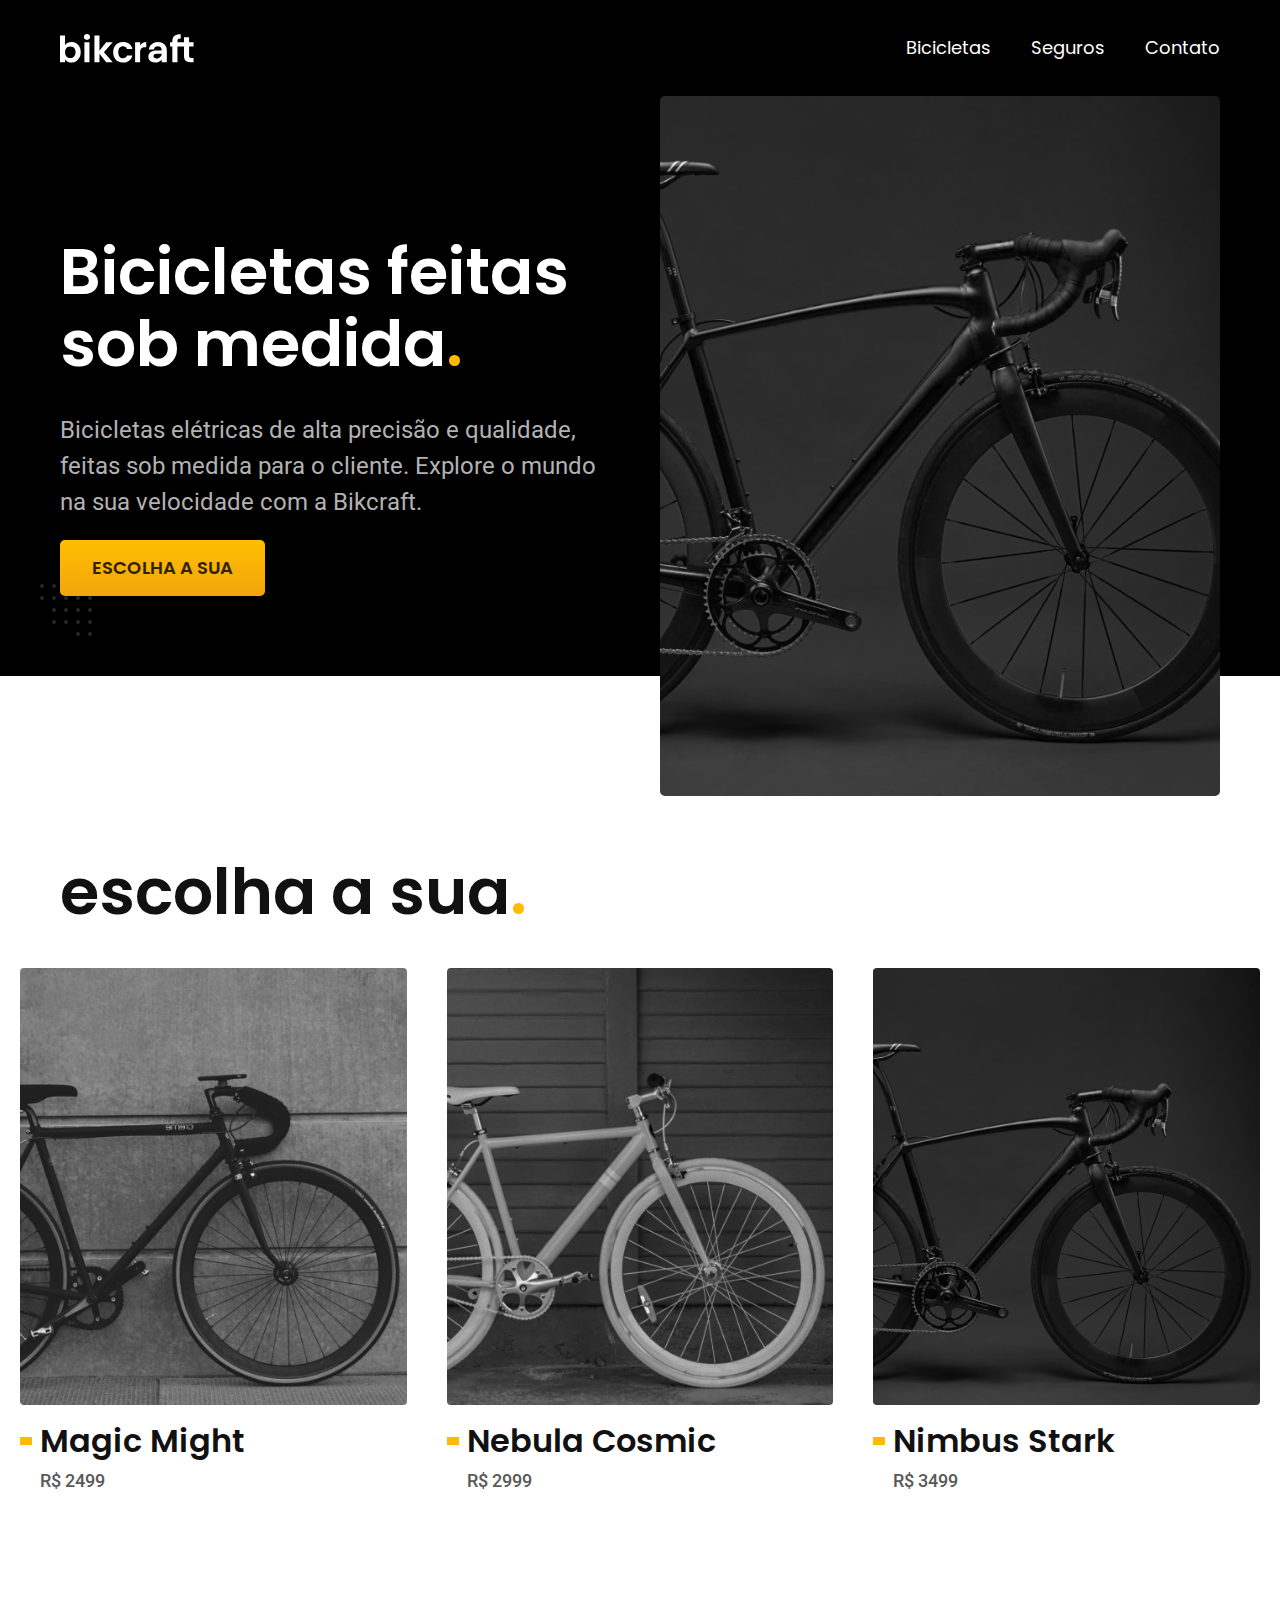
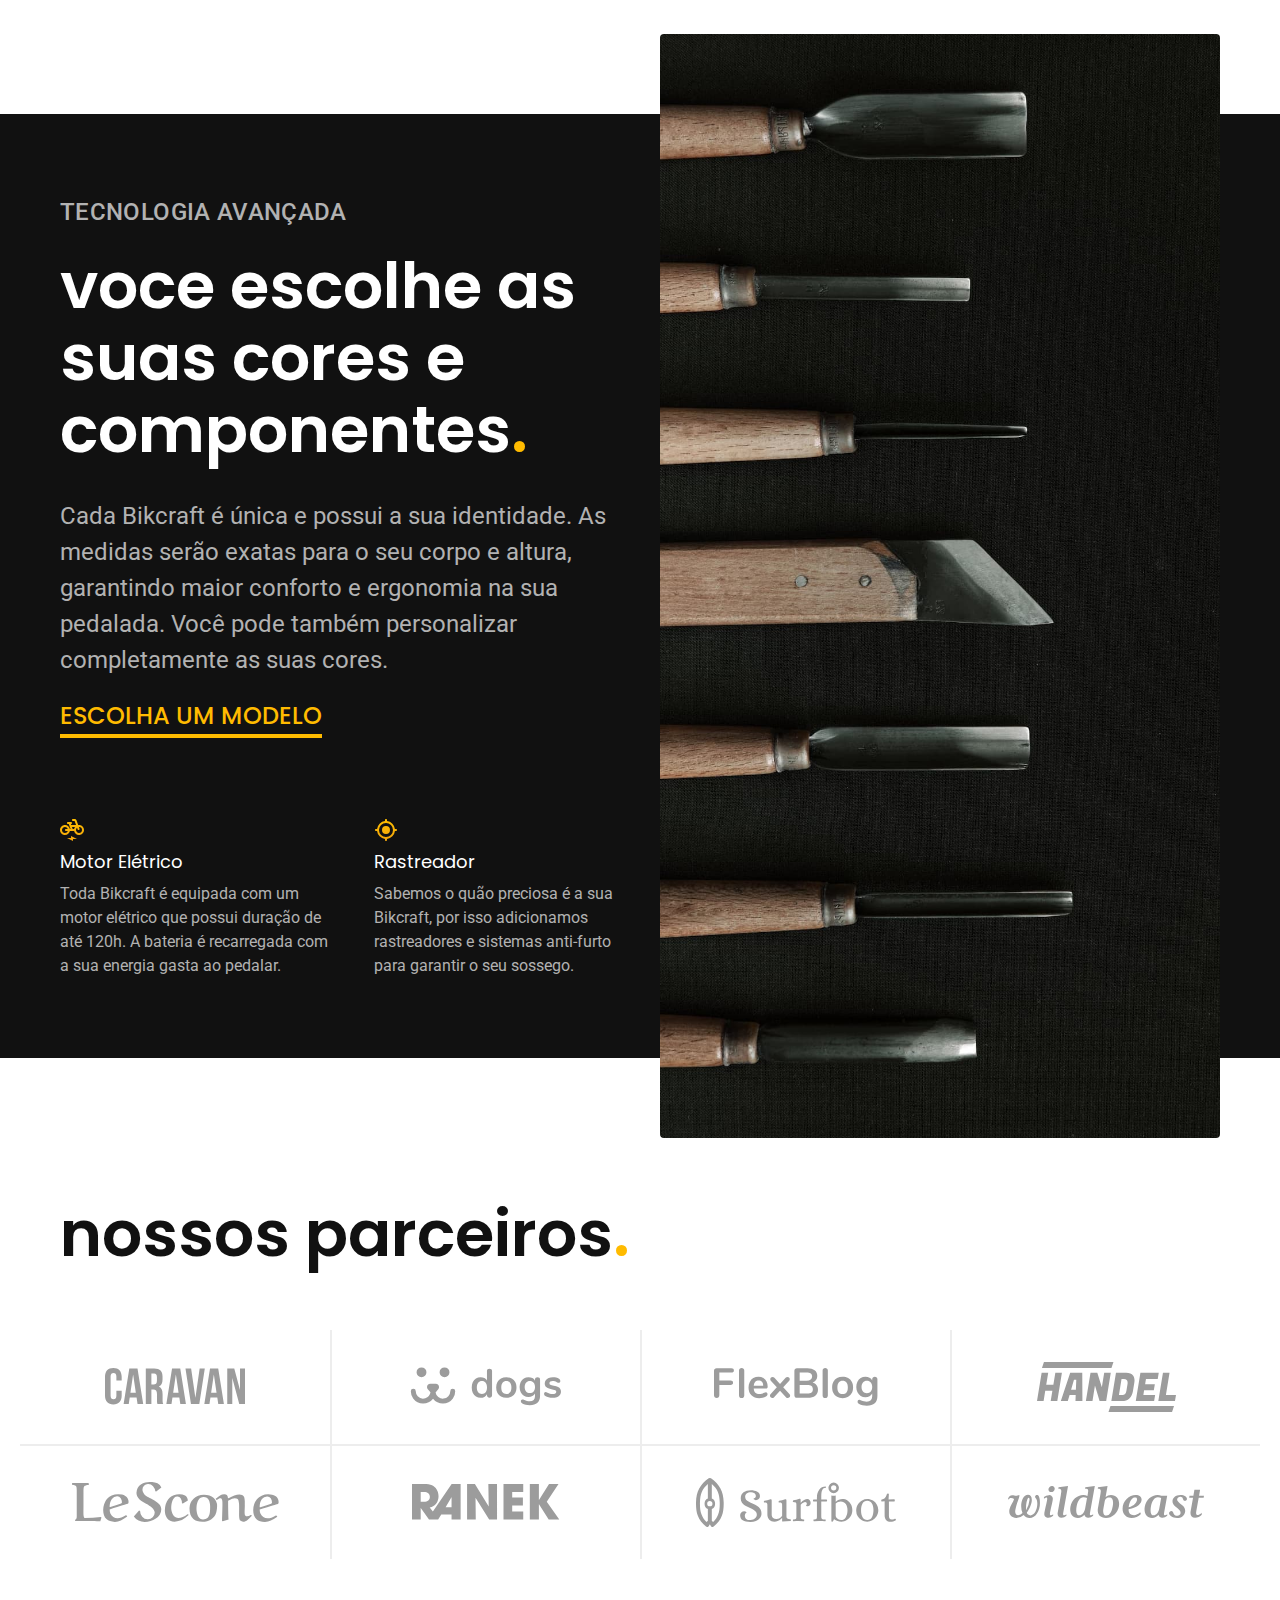
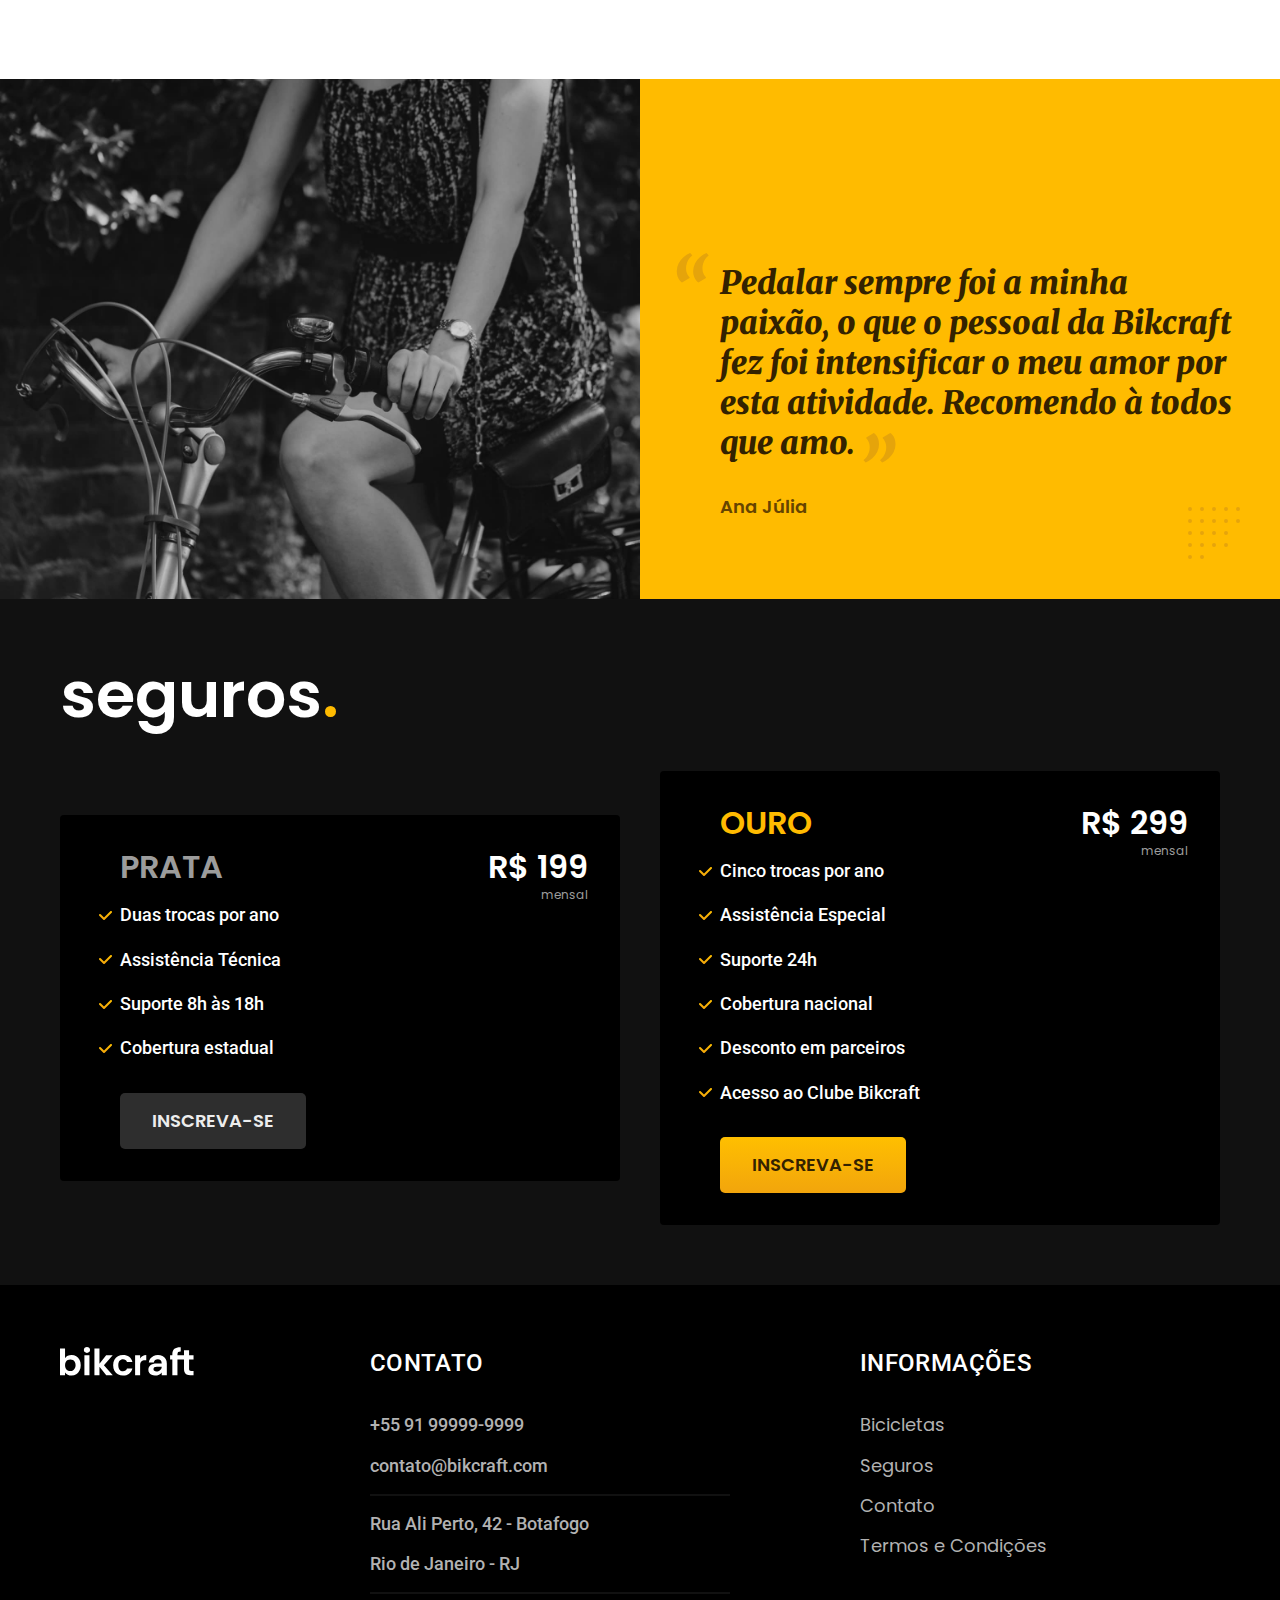
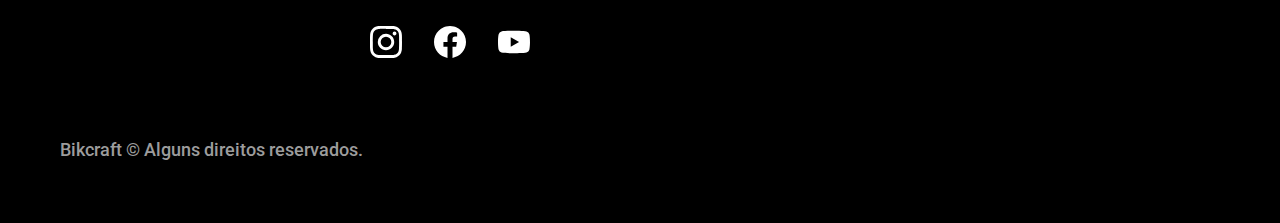
<file: index.html>
<!DOCTYPE html>
<html lang="pt-br">

<head>
  <meta charset="UTF-8">
  <meta http-equiv="X-UA-Compatible" content="IE=edge">
  <meta name="viewport" content="width=device-width, initial-scale=1.0">
  <title>Bikcraft - Bicicletas Elétricas</title>
  <meta name="description" content="Bicicletas elétricas de alta precisão e qualidade, feitas sob medida para o cliente.
  Explore o mundo na sua velocidade com a Bikcraft.">

  <link rel="icon" href="favicon.svg" type="image/svg+xml" />
  <link rel="preload" href="./css/style.min.css" as="style">
  <link rel="stylesheet" href="./css/style.min.css">
  <link rel="preconnect" href="https://fonts.googleapis.com">
  <link rel="preconnect" href="https://fonts.gstatic.com" crossorigin>
  <link href="https://fonts.googleapis.com/css2?family=Poppins:wght@400;600&family=Roboto:wght@400;500&family=
  Merriweather:ital,wght@1,900&display=swap" rel="stylesheet">
  <script>document.documentElement.classList.add("js");</script>
</head>

<body>
  <header class="header-bg">
    <div class="header container">
      <a href="./">
        <img src="./img/bikcraft.svg" width="136" height="32" alt="Bikcraft">
      </a>

      <nav id="nav" aria-label="primaria">
        <button id="btn-mobile" aria-label="Abrir Menu" aria-haspopup="true" aria-controls="menu" aria-expanded="false"><span id="hamb"></span></button>
        <ul id="menu" role="menu" class="header-menu font-1-m cor-00">
          <li><a href="./bicicletas.html">Bicicletas</a></li>
          <li><a href="./seguros.html">Seguros</a></li>
          <li><a href="./contato.html">Contato</a></li>
        </ul>
      </nav>
    </div>
  </header>

  <main class="introducao-bg">
    <div class="introducao container">
      <div class="introducao-conteudo">
        <h1 class="font-1-xxl cor-00 fadeInLeft" data-anime="200">Bicicletas feitas sob medida<span class="cor-p01">.</span></h1>
        <p class="font-2-l cor-05 fadeInLeft" data-anime="300">Bicicletas elétricas de alta precisão e qualidade, feitas sob medida para o cliente.
          Explore o mundo na sua velocidade com a Bikcraft.</p>
        <a class="botao fadeInLeft" href="./bicicletas.html" data-anime="400">Escolha a sua</a>
      </div>
      <picture class="fadeInRight" data-anime="500">
        <source media="(max-width: 800px" srcset="./img/bikes/nimbus.jpg">
        <img src="./img/fotos/img-intro.jpg" width="1280" height="1600" alt="Bicicleta Elétrica Preta">
      </picture>
    </div>
  </main>

  <article class="bicicletas-lista">
    <h2 class="container font-1-xxl fadeInLeft" data-anime="200">escolha a sua<span class="cor-p01">.</span></h2>

    <ul>
      <li class="fadeInUp" data-anime="300">
        <a href="./bicicletas/magic.html">
          <img src="./img/bikes/magic-home.jpg" width="920" height="1040" alt="Bicicleta Preta">
          <h3 class="font-1-xl">Magic Might</h3>
          <span class="font-2-m cor-08">R$ 2499</span>
        </a>
      </li>
      <li class="fadeInUp" data-anime="300">
        <a href="./bicicletas/nebula.html">
          <img src="./img/bikes/nebula-home.jpg" width="920" height="1040" alt="Bicicleta Preta">
          <h3 class="font-1-xl">Nebula Cosmic</h3>
          <span class="font-2-m cor-08">R$ 2999</span>
        </a>
      </li>
      <li class="fadeInUp" data-anime="300">
        <a href="./bicicletas/nimbus.html">
          <img src="./img/bikes/nimbus-home.jpg" width="920" height="1040" alt="Bicicleta Preta">
          <h3 class="font-1-xl">Nimbus Stark</h3>
          <span class="font-2-m cor-08">R$ 3499</span>
        </a>
      </li>
    </ul>
  </article>

  <article class="tecnologia-bg">
    <div class="tecnologia container">
      <div class="tecnologia-conteudo">
        <span class="font-2-l-b cor-05">Tecnologia Avançada</span>
        <h2 class="font-1-xxl cor-00">voce escolhe as suas cores e componentes<span class="cor-p01">.</span></h2>
        <p class="font-2-l cor-05">Cada Bikcraft é única e possui a sua identidade. As medidas serão exatas para o seu
          corpo e altura, garantindo maior conforto e ergonomia na sua pedalada. Você pode também personalizar
          completamente as suas cores.</p>
        <a class="link" href="./bicicletas.html">Escolha um modelo</a>

        <div class="tecnologia-vantagens">
          <div>
            <img src="./img/icones/eletrica.svg" width="24" height="24" alt="">
            <h3 class="font-1-m cor-00">Motor Elétrico</h3>
            <p class="font-2-s cor-05">Toda Bikcraft é equipada com um motor elétrico que possui duração de até 120h.
              A bateria é recarregada com a sua energia gasta ao pedalar.</p>
          </div>
          <div>
            <img src="./img/icones/rastreador.svg" width="24" height="24" alt="">
            <h3 class="font-1-m cor-00">Rastreador</h3>
            <p class="font-2-s cor-05">Sabemos o quão preciosa é a sua Bikcraft, por isso adicionamos rastreadores e
              sistemas anti-furto para garantir o seu sossego.</p>
          </div>
        </div>

      </div>

      <div class="tecnologia-imagem">
        <img src="./img/fotos/diferencial.jpg" width="1200" height="1920" alt="">
      </div>

    </div>
  </article>

  <section class="parceiros" aria-label="Nossos Parceiros">
    <h2 class="container font-1-xxl">nossos parceiros<span class="cor-p01">.</span></h2>

    <ul>
      <li><img src="./img/parceiros/caravan.svg" width="140" height="38" alt="Caravan"></li>
      <li><img src="./img/parceiros/dogs.svg" width="152" height="39" alt="Dogs"></li>
      <li><img src="./img/parceiros/flexblog.svg" width="164" height="38" alt="Flexblog"></li>
      <li><img src="./img/parceiros/handel.svg" width="139" height="50" alt="Handel"></li>
      <li><img src="./img/parceiros/lescone.svg" width="208" height="41" alt="Lescone"></li>
      <li><img src="./img/parceiros/ranek.svg" width="148" height="36" alt="Ranek"></li>
      <li><img src="./img/parceiros/surfbot.svg" width="200" height="49" alt="Surfbot"></li>
      <li><img src="./img/parceiros/wildbeast.svg" width="196" height="34" alt="Wildbeast"></li>
    </ul>

  </section>

  <section class="depoimento" aria-label="Depoimento">
    <div>
      <img src="./img/fotos/depoimento.jpg" width="1560" height="1360" alt="Pessoa pedalando uma bicicleta Bikcraft">
    </div>
    <div class="depoimento-conteudo">
      <blockquote class="font-1-xl cor-p05">
        <p>Pedalar sempre foi a minha paixão, o que o pessoal da Bikcraft fez foi intensificar o meu amor por esta
          atividade. Recomendo à todos que amo.</p>
      </blockquote>
      <span class="font-1-m-b cor-p04">Ana Júlia</span>
    </div>
  </section>

  <article class="seguros-bg">
    <div class="seguros container">
      <h2 class="font-1-xxl cor-00">seguros<span class="cor-p01">.</span></h2>
      <div class="seguros-item">
        <h3 class="font-1-xl cor-06">PRATA</h3>
        <span class="font-1-xl cor-00">R$ 199 <span class="font-1-xs cor-06">mensal</span></span>
        <ul class="font-2-m cor-00">
          <li>Duas trocas por ano</li>
          <li>Assistência Técnica</li>
          <li>Suporte 8h às 18h</li>
          <li>Cobertura estadual</li>
        </ul>
        <a class="botao secundario" href="./orcamento.html">Inscreva-se</a>
      </div>

      <div class="seguros-item">
        <h3 class="font-1-xl cor-p01">OURO</h3>
        <span class="font-1-xl cor-00">R$ 299 <span class="font-1-xs cor-06">mensal</span></span>
        <ul class="font-2-m cor-00">
          <li>Cinco trocas por ano</li>
          <li>Assistência Especial</li>
          <li>Suporte 24h</li>
          <li>Cobertura nacional</li>
          <li>Desconto em parceiros</li>
          <li>Acesso ao Clube Bikcraft</li>
        </ul>
        <a class="botao" href="./orcamento.html">Inscreva-se</a>
      </div>

    </div>
  </article>

  <footer class="footer-bg">
    <div class="footer container">
      <img src="./img/bikcraft.svg" width="136" height="32" alt="Bikcraft">
      <div class="footer-contato">
        <h3 class="font-2-l-b cor-00">Contato</h3>
        <ul class="font-2-m cor-05">
          <li><a href="tel:+5591999999999">+55 91 99999-9999</a></li>
          <li><a href="mailto:contato@bikcraft.com">contato@bikcraft.com</a></li>
          <li>Rua Ali Perto, 42 - Botafogo</li>
          <li>Rio de Janeiro - RJ</li>
        </ul>
        <div class="footer-redes">
          <a href="https://www.instagram.com/origamid">
            <img src="./img/redes/instagram.svg" width="32" height="32" alt="instagram">
          </a>
          <a href="https://www.facebook.com/origamid">
            <img src="./img/redes/facebook.svg" width="32" height="32" alt="facebook">
          </a>
          <a href="https://www.youtube.com/origamid">
            <img src="./img/redes/youtube.svg" width="32" height="32" alt="youtube">
          </a>
        </div>
      </div>
      <div class="footer-informacoes">
        <h3 class="font-2-l-b cor-00">Informações</h3>
        <nav>
          <ul class="font-1-m cor-05">
            <li><a href="./bicicletas.html">Bicicletas</a></li>
            <li><a href="./seguros.html">Seguros</a></li>
            <li><a href="./contato.html">Contato</a></li>
            <li><a href="./termos.html">Termos e Condições</a></li>
          </ul>
        </nav>
      </div>
      <p class="footer-copy font-2-m cor-06">Bikcraft © Alguns direitos reservados.</p>
    </div>
  </footer>
  <script src="./js/plugins/simple-anime.js"></script>
  <script src="./js/script.js"></script>
</body>

</html>
</file>
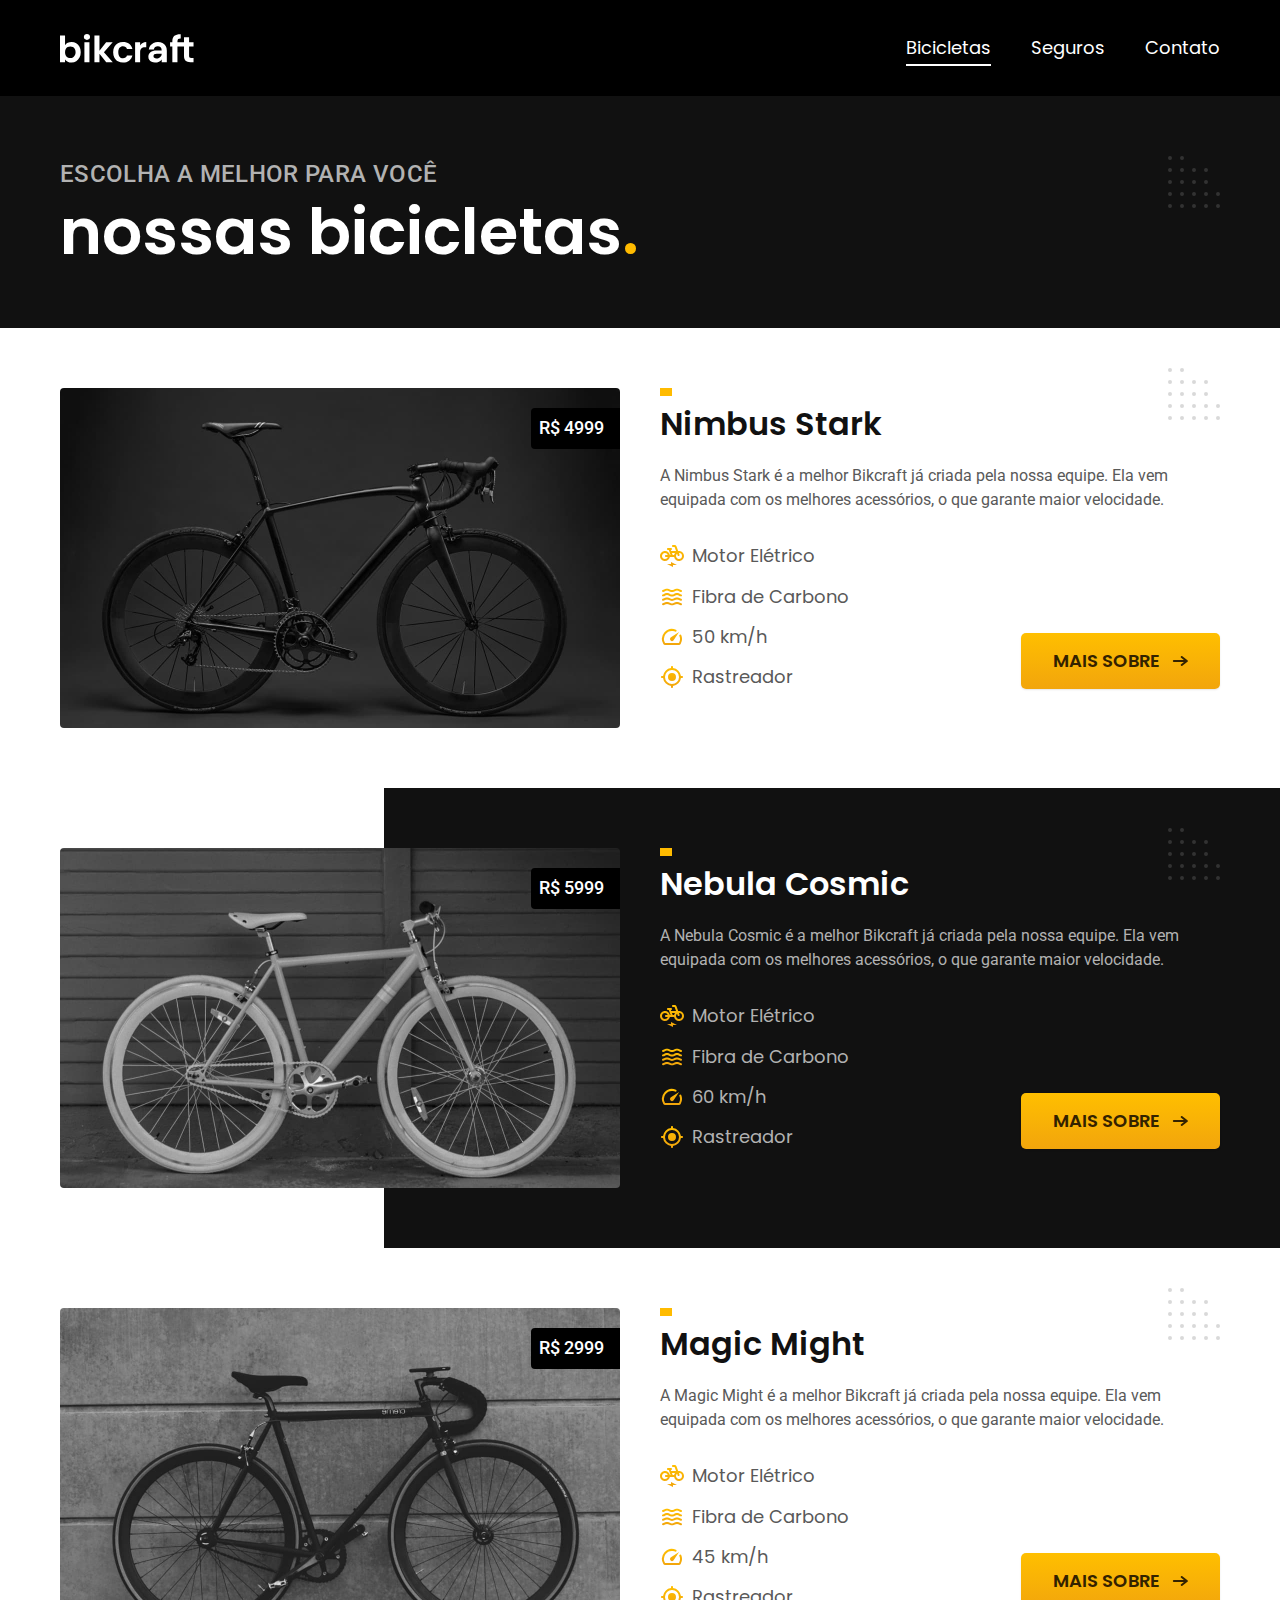
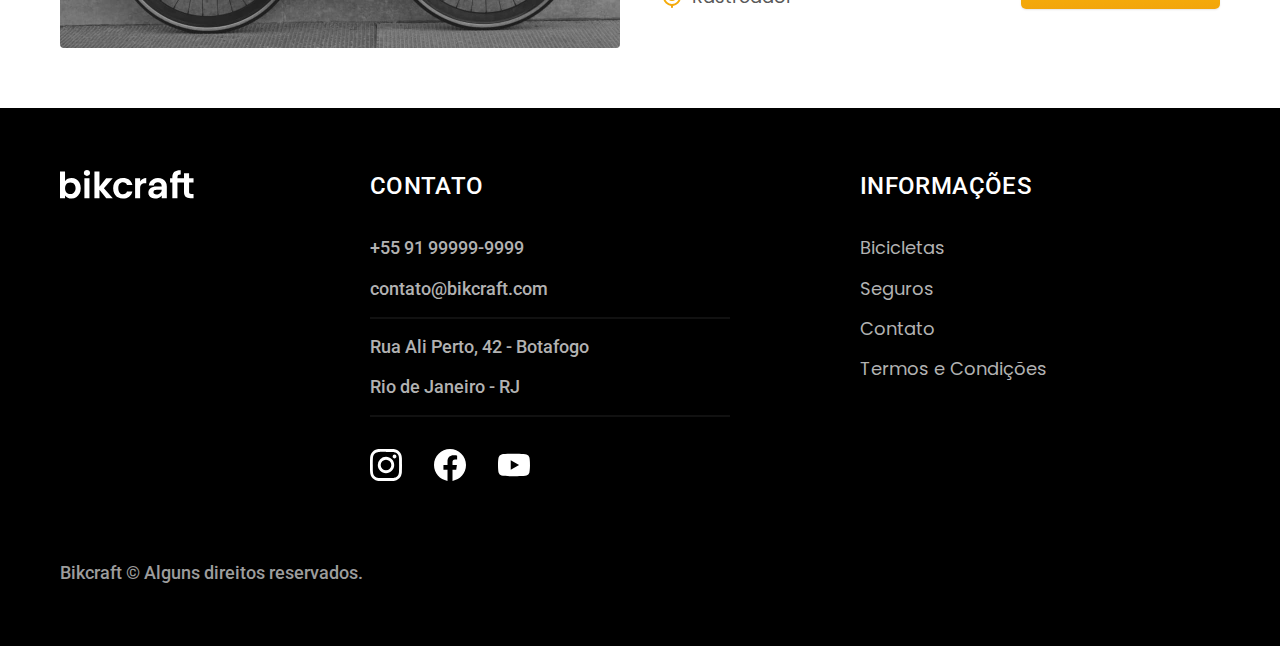
<file: bicicletas.html>
<!DOCTYPE html>
<html lang="pt-br">

<head>
  <meta charset="UTF-8">
  <meta http-equiv="X-UA-Compatible" content="IE=edge">
  <meta name="viewport" content="width=device-width, initial-scale=1.0">
  <title>Bicicletas | Bikcraft</title>
  <meta name="description" content="Bicicletas">
  <link rel="icon" href="favicon.svg" type="image/svg+xml" />
  <link rel="preload" href="./css/style.min.css" as="style">
  <link rel="stylesheet" href="./css/style.min.css">

  <link rel="preconnect" href="https://fonts.googleapis.com">
  <link rel="preconnect" href="https://fonts.gstatic.com" crossorigin>
  <link href="https://fonts.googleapis.com/css2?family=Poppins:wght@400;600&family=Roboto:wght@400;500&family=
  Merriweather:ital,wght@1,900&display=swap" rel="stylesheet">
  <script>document.documentElement.classList.add("js")</script>
</head>

<body id="bicicletas">
  <header class="header-bg">
    <div class="header container">
      <a href="./">
        <img src="./img/bikcraft.svg" width="136" height="32" alt="Bikcraft">
      </a>
      <nav id="nav" aria-label="primaria">
        <button id="btn-mobile" aria-label="Abrir Menu" aria-haspopup="true" aria-controls="menu" aria-expanded="false"><span id="hamb"></span></button>
        <ul id="menu" role="menu" class="header-menu font-1-m cor-00">
          <li><a href="./bicicletas.html">Bicicletas</a></li>
          <li><a href="./seguros.html">Seguros</a></li>
          <li><a href="./contato.html">Contato</a></li>
        </ul>
      </nav>
    </div>
  </header>

  <main>
    <div class="titulo-bg">
      <div class="titulo container">
        <p class="font-2-l-b cor-05 fadeInLeft" data-anime="100">Escolha a melhor para você</p>
        <h1 class="font-1-xxl cor-00 fadeInLeft" data-anime="200">nossas bicicletas<span class="cor-p01">.</span></h1>
      </div>
    </div>

    <div class="bicicletas container">
      <div class="bicicletas-imagem fadeInLeft" data-anime="300">
        <img src="./img/bikes/nimbus.jpg" width="1120" height="680" alt="Bicicleta Preta">
        <span class="font-2-m cor-00">R$ 4999</span>
      </div>
      <div class="bicicletas-conteudo fadeInRight" data-anime="350">
        <h2 class="font-1-xl">Nimbus Stark</h2>
        <p class="font-2-s cor-08">A Nimbus Stark é a melhor Bikcraft já criada pela nossa equipe. Ela vem equipada com os melhores acessórios, o que garante maior velocidade.</p>
        <ul class="font-1-m cor-08">
          <li>
            <img src="./img/icones/eletrica.svg" width="24" height="24" alt="">
            Motor Elétrico
          </li>
          <li>
            <img src="./img/icones/carbono.svg" width="24" height="24" alt="">
            Fibra de Carbono
          </li>
          <li>
            <img src="./img/icones/velocidade.svg" width="24" height="24" alt="">
            50 km/h
          </li>
          <li>
            <img src="./img/icones/rastreador.svg" width="24" height="24" alt="">
            Rastreador
          </li>
        </ul>
        <a class="botao seta" href="./bicicletas/nimbus.html">Mais Sobre</a>
      </div>
    </div>

    <div class="bicicletas-bg">
      <div class="bicicletas container">
        <div class="bicicletas-imagem fadeInLeft" data-anime="300">
          <img src="./img/bikes/nebula.jpg" width="1120" height="680" alt="Bicicleta Preta">
          <span class="font-2-m cor-00">R$ 5999</span>
        </div>
        <div class="bicicletas-conteudo fadeInRight" data-anime="350">
          <h2 class="font-1-xl cor-00">Nebula Cosmic</h2>
          <p class="font-2-s cor-05">A Nebula Cosmic é a melhor Bikcraft já criada pela nossa equipe. Ela vem equipada com os melhores acessórios, o que garante maior velocidade.</p>
          <ul class="font-1-m cor-05">
            <li>
              <img src="./img/icones/eletrica.svg" width="24" height="24" alt="">
              Motor Elétrico
            </li>
            <li>
              <img src="./img/icones/carbono.svg" width="24" height="24" alt="">
              Fibra de Carbono
            </li>
            <li>
              <img src="./img/icones/velocidade.svg" width="24" height="24" alt="">
              60 km/h
            </li>
            <li>
              <img src="./img/icones/rastreador.svg" width="24" height="24" alt="">
              Rastreador
            </li>
          </ul>
          <a class="botao seta" href="./bicicletas/nebula.html">Mais Sobre</a>
        </div>
      </div>
    </div>

    <div class="bicicletas container">
      <div class="bicicletas-imagem fadeInLeft" data-anime="300">
        <img src="./img/bikes/magic.jpg" width="1120" height="680" alt="Bicicleta Preta">
        <span class="font-2-m cor-00">R$ 2999</span>
      </div>
      <div class="bicicletas-conteudo fadeInRight" data-anime="350">
        <h2 class="font-1-xl">Magic Might</h2>
        <p class="font-2-s cor-08">A Magic Might é a melhor Bikcraft já criada pela nossa equipe. Ela vem equipada com os melhores acessórios, o que garante maior velocidade.</p>
        <ul class="font-1-m cor-08">
          <li>
            <img src="./img/icones/eletrica.svg" width="24" height="24" alt="">
            Motor Elétrico
          </li>
          <li>
            <img src="./img/icones/carbono.svg" width="24" height="24" alt="">
            Fibra de Carbono
          </li>
          <li>
            <img src="./img/icones/velocidade.svg" width="24" height="24" alt="">
            45 km/h
          </li>
          <li>
            <img src="./img/icones/rastreador.svg" width="24" height="24" alt="">
            Rastreador
          </li>
        </ul>
        <a class="botao seta" href="./bicicletas/magic.html">Mais Sobre</a>
      </div>
    </div>

  </main>

  <footer class="footer-bg">
    <div class="footer container">
      <img src="./img/bikcraft.svg" width="136" height="32" alt="Bikcraft">
      <div class="footer-contato">
        <h3 class="font-2-l-b cor-00">Contato</h3>
        <ul class="font-2-m cor-05">
          <li><a href="tel:+5591999999999">+55 91 99999-9999</a></li>
          <li><a href="mailto:contato@bikcraft.com">contato@bikcraft.com</a></li>
          <li>Rua Ali Perto, 42 - Botafogo</li>
          <li>Rio de Janeiro - RJ</li>
        </ul>
        <div class="footer-redes">
          <a href="https://www.instagram.com/origamid">
            <img src="./img/redes/instagram.svg" width="32" height="32" alt="instagram">
          </a>
          <a href="https://www.facebook.com/origamid">
            <img src="./img/redes/facebook.svg" width="32" height="32" alt="facebook">
          </a>
          <a href="https://www.youtube.com/origamid">
            <img src="./img/redes/youtube.svg" width="32" height="32" alt="youtube">
          </a>
        </div>
      </div>
      <div class="footer-informacoes">
        <h3 class="font-2-l-b cor-00">Informações</h3>
        <nav>
          <ul class="font-1-m cor-05">
            <li><a href="./bicicletas.html">Bicicletas</a></li>
            <li><a href="./seguros.html">Seguros</a></li>
            <li><a href="./contato.html">Contato</a></li>
            <li><a href="./termos.html">Termos e Condições</a></li>
          </ul>
        </nav>
      </div>
      <p class="footer-copy font-2-m cor-06">Bikcraft © Alguns direitos reservados.</p>
    </div>
  </footer>
  <script src="./js/plugins/simple-anime.js"></script>
  <script src="./js/script.js"></script>
</body>

</html>
</file>
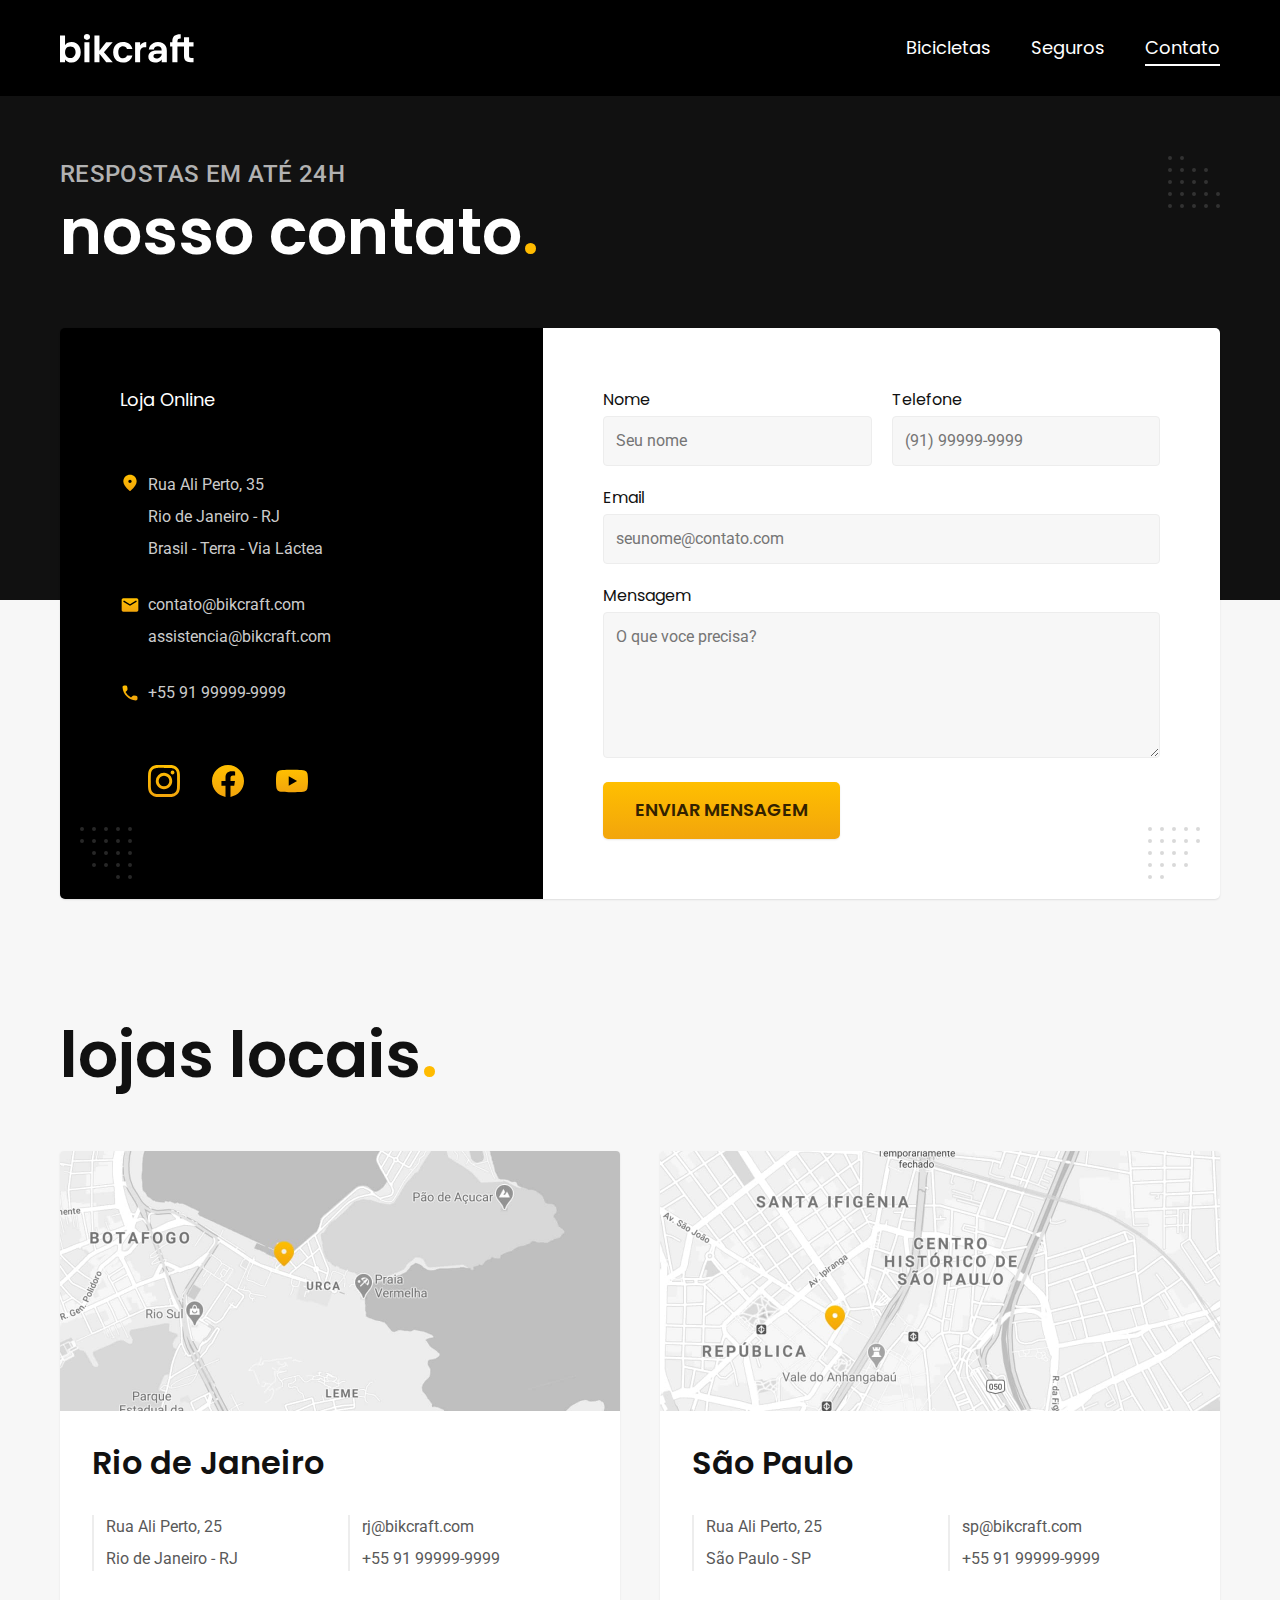
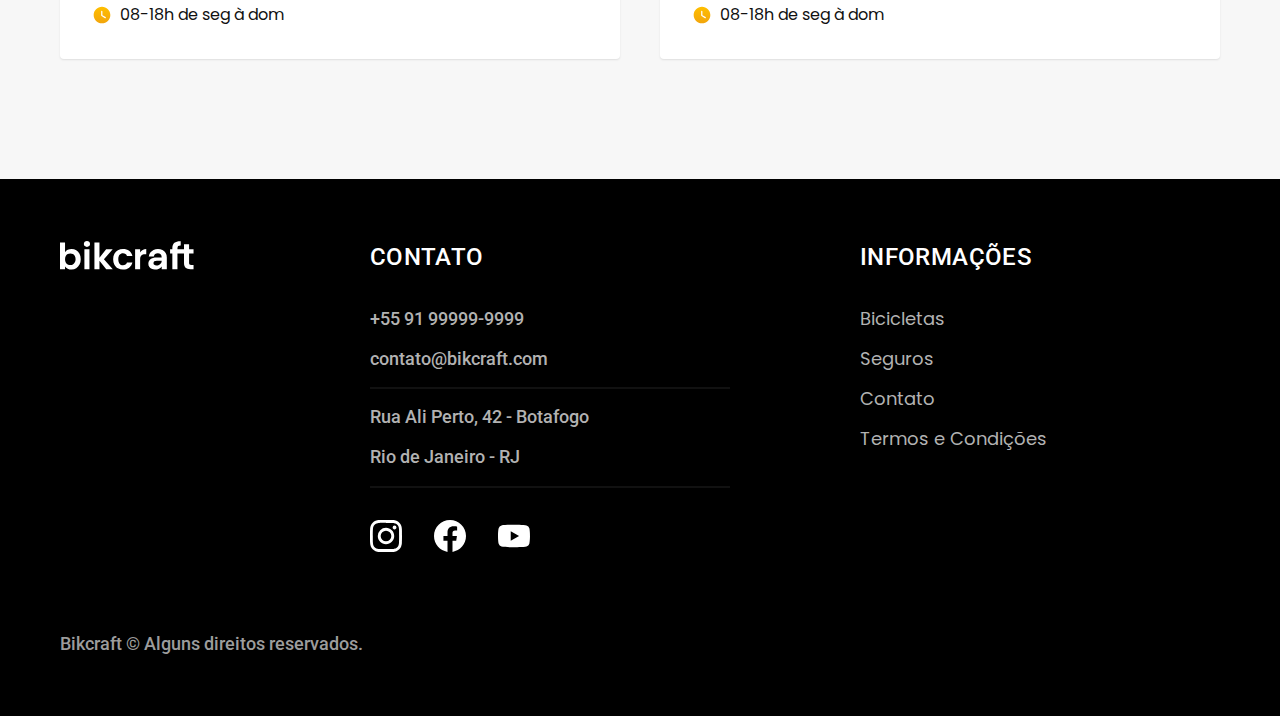
<file: contato.html>
<!DOCTYPE html>
<html lang="pt-br">

<head>
  <meta charset="UTF-8">
  <meta http-equiv="X-UA-Compatible" content="IE=edge">
  <meta name="viewport" content="width=device-width, initial-scale=1.0">
  <title>Contato | Bikcraft</title>
  <meta name="description" content="Contato">
  <link rel="shortcut icon" href="favicon.svg" type="image/x-icon" />
  <link rel="icon" href="favicon.svg" type="image/svg+xml" />
  <link rel="preload" href="./css/style.min.css" as="style">
  <link rel="stylesheet" href="./css/style.min.css">

  <link rel="preconnect" href="https://fonts.googleapis.com">
  <link rel="preconnect" href="https://fonts.gstatic.com" crossorigin>
  <link href="https://fonts.googleapis.com/css2?family=Poppins:wght@400;600&family=Roboto:wght@400;500&family=
  Merriweather:ital,wght@1,900&display=swap" rel="stylesheet">
  <script>document.documentElement.classList.add("js")</script>
</head>

<body id="contato">
  <header class="header-bg">
    <div class="header container">
      <a href="./">
        <img src="./img/bikcraft.svg" width="136" height="32" alt="Bikcraft">
      </a>
      <nav id="nav" aria-label="primaria">
        <button id="btn-mobile" aria-label="Abrir Menu" aria-haspopup="true" aria-controls="menu" aria-expanded="false"><span id="hamb"></span></button>
        <ul id="menu" role="menu" class="header-menu font-1-m cor-00">
          <li><a href="./bicicletas.html">Bicicletas</a></li>
          <li><a href="./seguros.html">Seguros</a></li>
          <li><a href="./contato.html">Contato</a></li>
        </ul>
      </nav>
    </div>
  </header>

  <main>
    <div class="titulo-bg">
      <div class="titulo container">
        <p class="font-2-l-b cor-05 fadeInLeft" data-anime="100">Respostas em até 24h</p>
        <h1 class="font-1-xxl cor-00 fadeInLeft" data-anime="200">nosso contato<span class="cor-p01">.</span></h1>
      </div>
    </div>

    <div class="contato container fadeInDown" data-anime="300">
      <section class="contato-dados" aria-label="Endereço">
        <h2 class="font-1-m cor-00">Loja Online</h2>
        <div class="contato-endereco font-2-s cor-04">
          <p>Rua Ali Perto, 35</p>
          <p>Rio de Janeiro - RJ</p>
          <p>Brasil - Terra - Via Láctea</p>
        </div>
        <address class="contato-meios font-2-s cor-04">
          <a href="mailto:contato@bikcraft.com">contato@bikcraft.com</a>
          <a href="mailto:assistencia@bikcraft.com">assistencia@bikcraft.com</a>
          <a href="tel:+5591999999999">+55 91 99999-9999</a>
        </address>
        <div class="contato-redes">
          <a href="./">
            <img src="./img/redes/instagram-g.svg" width="32" height="32" alt="">
          </a>
          <a href="./">
            <img src="./img/redes/facebook-g.svg" width="32" height="32" alt="">
          </a>
          <a href="./">
            <img src="./img/redes/youtube-g.svg" width="32" height="32" alt="">
          </a>
        </div>
      </section>
      <section class="contato-formulario" aria-label="Formulário">
        <form class="form" action="./contato.html">
          <div>
            <label for=" nome">Nome</label>
            <input type="text" id="nome" name="nome" placeholder="Seu nome">
          </div>
          <div>
            <label for="telefone">Telefone</label>
            <input type="text" id="telefone" name="telefone" placeholder="(91) 99999-9999">
          </div>
          <div class="col-2">
            <label for="email">Email</label>
            <input type="email" id="email" name="email" placeholder="seunome@contato.com">
          </div>
          <div class="col-2">
            <label for="mensagem">Mensagem</label>
            <textarea rows="5" id="mensagem" name="mensagem" placeholder="O que voce precisa?"></textarea>
          </div>
          <button class="botao col-2">Enviar Mensagem</button>
        </form>
      </section>
    </div>

  </main>

  <article class="lojas container">
    <h2 class="font-1-xxl">lojas locais<span class="cor-p01">.</span></h2>
    <div class="lojas-item">
      <img src="./img/lojas/rj.jpg" width="1120" height="520" alt="Mapa marcando o endereço em rua Ali Perto, 25 - Rio de Janeiro - RJ">
      <div class="lojas-conteudo">
        <h3 class="font-1-xl">Rio de Janeiro</h3>
        <div class="lojas-dados font-2-s cor-08">
          <p>Rua Ali Perto, 25</p>
          <p>Rio de Janeiro - RJ</p>
        </div>
        <div class="lojas-dados font-2-s cor-08">
          <a href="mailto:rj@bikcraft.com">rj@bikcraft.com</a>
          <a href="tel:+5591999999999">+55 91 99999-9999</a>
        </div>
        <p class="lojas-tempo font-1-s"><img src="./img/icones/horario.svg" width="20" height="20" alt="">08-18h de seg à dom</p>
      </div>
    </div>

    <div class="lojas-item">
      <img src="./img/lojas/sp.jpg" width="1120" height="520" alt="Mapa marcando o endereço em rua Ali Perto, 25 - Rio de Janeiro - SP">
      <div class="lojas-conteudo">
        <h3 class="font-1-xl">São Paulo</h3>
        <div class="lojas-dados font-2-s cor-08">
          <p>Rua Ali Perto, 25</p>
          <p>São Paulo - SP</p>
        </div>
        <div class="lojas-dados font-2-s cor-08">
          <a href="mailto:sp@bikcraft.com">sp@bikcraft.com</a>
          <a href="tel:+5591999999999">+55 91 99999-9999</a>
        </div>
        <p class="lojas-tempo font-1-s"><img src="./img/icones/horario.svg" width="20" height="20" alt="">08-18h de seg à dom</p>
      </div>
    </div>
  </article>

  <footer class="footer-bg">
    <div class="footer container">
      <img src="./img/bikcraft.svg" width="136" height="32" alt="Bikcraft">
      <div class="footer-contato">
        <h3 class="font-2-l-b cor-00">Contato</h3>
        <ul class="font-2-m cor-05">
          <li><a href="tel:+5591999999999">+55 91 99999-9999</a></li>
          <li><a href="mailto:contato@bikcraft.com">contato@bikcraft.com</a></li>
          <li>Rua Ali Perto, 42 - Botafogo</li>
          <li>Rio de Janeiro - RJ</li>
        </ul>
        <div class="footer-redes">
          <a href="https://www.instagram.com/origamid">
            <img src="./img/redes/instagram.svg" width="32" height="32" alt="instagram">
          </a>
          <a href="https://www.facebook.com/origamid">
            <img src="./img/redes/facebook.svg" width="32" height="32" alt="facebook">
          </a>
          <a href="https://www.youtube.com/origamid">
            <img src="./img/redes/youtube.svg" width="32" height="32" alt="youtube">
          </a>
        </div>
      </div>
      <div class="footer-informacoes">
        <h3 class="font-2-l-b cor-00">Informações</h3>
        <nav>
          <ul class="font-1-m cor-05">
            <li><a href="./bicicletas.html">Bicicletas</a></li>
            <li><a href="./seguros.html">Seguros</a></li>
            <li><a href="./contato.html">Contato</a></li>
            <li><a href="./termos.html">Termos e Condições</a></li>
          </ul>
        </nav>
      </div>
      <p class="footer-copy font-2-m cor-06">Bikcraft © Alguns direitos reservados.</p>
    </div>
  </footer>
  <script src="./js/plugins/simple-anime.js"></script>
  <script src="./js/script.js"></script>
</body>

</html>
</file>
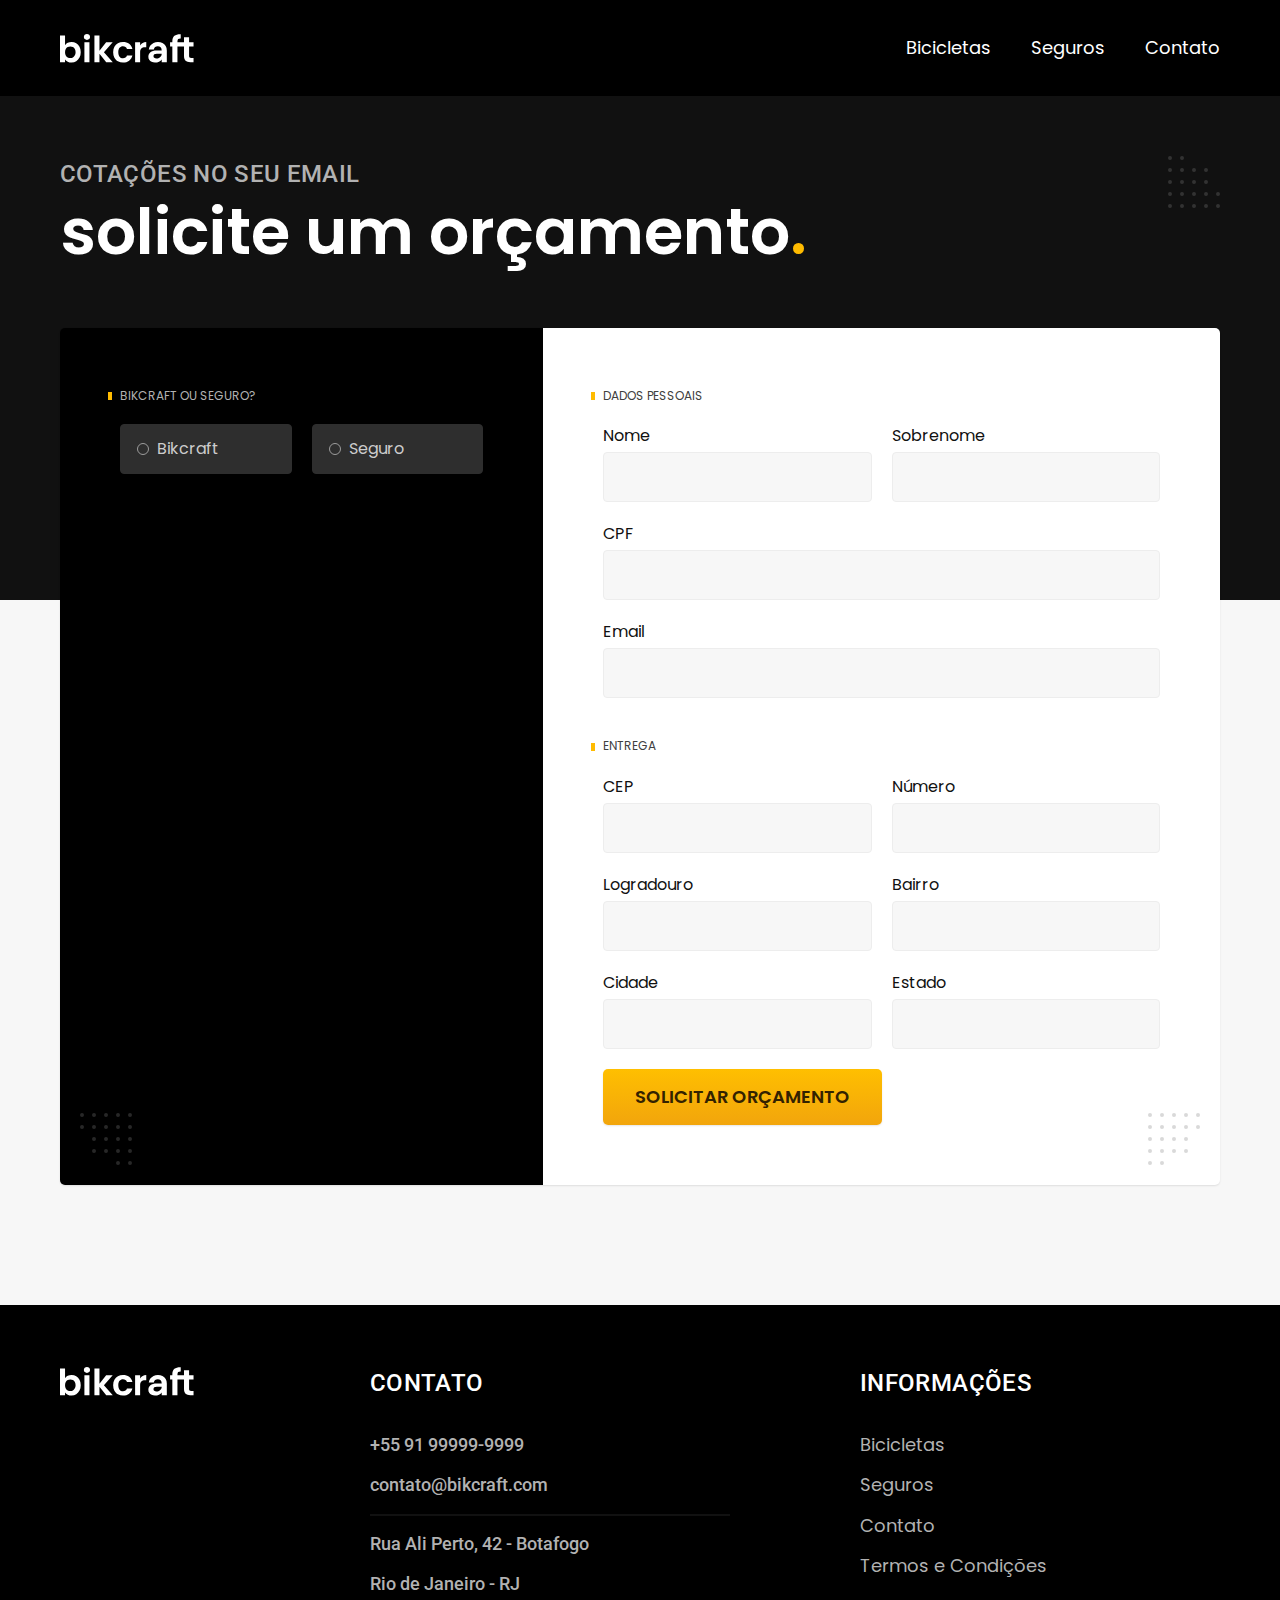
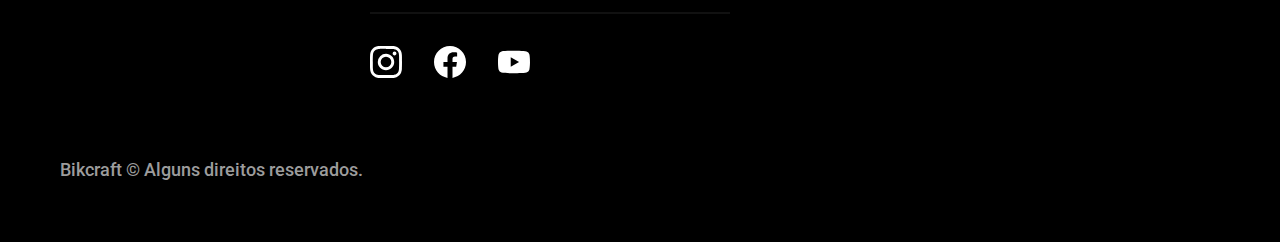
<file: orcamento.html>
<!DOCTYPE html>
<html lang="pt-br">

<head>
  <meta charset="UTF-8">
  <meta http-equiv="X-UA-Compatible" content="IE=edge">
  <meta name="viewport" content="width=device-width, initial-scale=1.0">
  <title>Orçamento | Bikcraft</title>
  <meta name="description" content="Orçamento">
  <link rel="shortcut icon" href="favicon.svg" type="image/x-icon" />
  <link rel="icon" href="favicon.svg" type="image/svg+xml" />
  <link rel="preload" href="./css/style.min.css" as="style">
  <link rel="stylesheet" href="./css/style.min.css">

  <link rel="preconnect" href="https://fonts.googleapis.com">
  <link rel="preconnect" href="https://fonts.gstatic.com" crossorigin>
  <link href="https://fonts.googleapis.com/css2?family=Poppins:wght@400;600&family=Roboto:wght@400;500&family=
  Merriweather:ital,wght@1,900&display=swap" rel="stylesheet">
  <script>document.documentElement.classList.add("js")</script>
</head>

<body id="orcamento">
  <header class="header-bg">
    <div class="header container">
      <a href="./">
        <img src="./img/bikcraft.svg" width="136" height="32" alt="Bikcraft">
      </a>
      <nav id="nav" aria-label="primaria">
        <button id="btn-mobile" aria-label="Abrir Menu" aria-haspopup="true" aria-controls="menu" aria-expanded="false"><span id="hamb"></span></button>
        <ul id="menu" role="menu" class="header-menu font-1-m cor-00">
          <li><a href="./bicicletas.html">Bicicletas</a></li>
          <li><a href="./seguros.html">Seguros</a></li>
          <li><a href="./contato.html">Contato</a></li>
        </ul>
      </nav>
    </div>
  </header>

  <main>
    <div class="titulo-bg">
      <div class="titulo container">
        <p class="font-2-l-b cor-05">Cotações no seu email</p>
        <h1 class="font-1-xxl cor-00">solicite um orçamento<span class="cor-p01">.</span></h1>
      </div>
    </div>

    <form class="orcamento container" action="./">
      <div class="orcamento-produto">
        <h2 class="font-1-xs cor-05">Bikcraft ou Seguro?</h2>
        <input type="radio" name="tipo" value="bikcraft" id="bikcraft">
        <label for="bikcraft">Bikcraft</label>

        <input type="radio" name="tipo" value="seguro" id="seguro">
        <label for="seguro">Seguro</label>

        <div class="orcamento-conteudo" id="orcamento-bikcraft">
          <h2 class="font-1-xs cor-05">Escolha a sua</h2>

          <input type="radio" name="produto" value="nimbus" id="nimbus">
          <label for="nimbus">Nimbus Stark <span>R$ 1999</span></label>
          <div class="orcamento-detalhes">
            <ul class="font-1-xs cor-08">
              <li><img src="./img/icones/eletrica.svg" width="16" height="16" alt="">Motor Elétrico</li>
              <li><img src="./img/icones/carbono.svg" width="16" height="16" alt="">Fibra de Carbono</li>
              <li><img src="./img/icones/velocidade.svg" width="16" height="16" alt="">40 km/h</li>
              <li><img src="./img/icones/rastreador.svg" width="16" height="16" alt="">Rastreador</li>
            </ul>
            <img src="./img/bikes/nimbus.jpg" width="1120" height="680" alt="Bicicleta Preta">
          </div>

          <input type="radio" name="produto" value="nebula" id="nebula">
          <label for="nebula">Nebula Cosmic <span>R$ 3999</span></label>
          <div class="orcamento-detalhes">
            <ul class="font-1-xs cor-08">
              <li><img src="./img/icones/eletrica.svg" width="16" height="16" alt="">Motor Elétrico</li>
              <li><img src="./img/icones/carbono.svg" width="16" height="16" alt="">Fibra de Carbono</li>
              <li><img src="./img/icones/velocidade.svg" width="16" height="16" alt="">60 km/h</li>
              <li><img src="./img/icones/rastreador.svg" width="16" height="16" alt="">Rastreador</li>
            </ul>
            <img src="./img/bikes/nebula.jpg" width="1120" height="680" alt="Bicicleta Branca">
          </div>

          <input type="radio" name="produto" value="magic" id="magic">
          <label for="magic">Magic Might <span> R$ 2999</span></label>
          <div class="orcamento-detalhes">
            <ul class="font-1-xs cor-08">
              <li><img src="./img/icones/eletrica.svg" width="16" height="16" alt="">Motor Elétrico</li>
              <li><img src="./img/icones/carbono.svg" width="16" height="16" alt="">Fibra de Carbono</li>
              <li><img src="./img/icones/velocidade.svg" width="16" height="16" alt="">50 km/h</li>
              <li><img src="./img/icones/rastreador.svg" width="16" height="16" alt="">Rastreador</li>
            </ul>
            <img src="./img/bikes/magic.jpg" width="1120" height="680" alt="Bicicleta Preta">
          </div>
        </div>

        <div class="orcamento-conteudo" id="orcamento-seguro">
          <h2 class="font-1-xs cor-05">Escolha o plano</h2>

          <input type="radio" name="produto" value="prata" id="prata">
          <label for="prata">Prata <span> R$ 199</span></label>

          <input type="radio" name="produto" value="ouro" id="ouro">
          <label for="ouro">Ouro <span> R$ 299</span></label>
        </div>
      </div>
      <div class="orcamento-dados form">
        <h2 class="font-1-xs cor-09 col-2">dados pessoais</h2>
        <div>
          <label for="nome">Nome</label>
          <input type="text" id="nome" name="nome">
        </div>
        <div>
          <label for="sobrenome">Sobrenome</label>
          <input type="text" id="sobrenome" name="sobrenome">
        </div>
        <div class="col-2">
          <label for="cpf">CPF</label>
          <input type="text" id="cpf" name="cpf">
        </div>
        <div class="col-2">
          <label for="email">Email</label>
          <input type="email" id="email" name="email">
        </div>

        <h2 class="font-1-xs cor-09 col-2">entrega</h2>
        <div>
          <label for="cep">CEP</label>
          <input type="text" id="cep" name="cep">
        </div>
        <div>
          <label for="numero">Número</label>
          <input type="text" id="numero" name="numero">
        </div>
        <div>
          <label for="logradouro">Logradouro</label>
          <input type="text" id="logradouro" name="logradouro">
        </div>
        <div>
          <label for="bairro">Bairro</label>
          <input type="text" id="bairro" name="bairro">
        </div>
        <div>
          <label for="cidade">Cidade</label>
          <input type="text" id="cidade" name="cidade">
        </div>
        <div>
          <label for="estado">Estado</label>
          <input type="text" id="estado" name="estado">
        </div>
        <button class="botao col-2">Solicitar Orçamento</button>

      </div>
    </form>

  </main>

  <footer class="footer-bg">
    <div class="footer container">
      <img src="./img/bikcraft.svg" width="136" height="32" alt="Bikcraft">
      <div class="footer-contato">
        <h3 class="font-2-l-b cor-00">Contato</h3>
        <ul class="font-2-m cor-05">
          <li><a href="tel:+5591999999999">+55 91 99999-9999</a></li>
          <li><a href="mailto:contato@bikcraft.com">contato@bikcraft.com</a></li>
          <li>Rua Ali Perto, 42 - Botafogo</li>
          <li>Rio de Janeiro - RJ</li>
        </ul>
        <div class="footer-redes">
          <a href="https://www.instagram.com/origamid">
            <img src="./img/redes/instagram.svg" width="32" height="32" alt="instagram">
          </a>
          <a href="https://www.facebook.com/origamid">
            <img src="./img/redes/facebook.svg" width="32" height="32" alt="facebook">
          </a>
          <a href="https://www.youtube.com/origamid">
            <img src="./img/redes/youtube.svg" width="32" height="32" alt="youtube">
          </a>
        </div>
      </div>
      <div class="footer-informacoes">
        <h3 class="font-2-l-b cor-00">Informações</h3>
        <nav>
          <ul class="font-1-m cor-05">
            <li><a href="./bicicletas.html">Bicicletas</a></li>
            <li><a href="./seguros.html">Seguros</a></li>
            <li><a href="./contato.html">Contato</a></li>
            <li><a href="./termos.html">Termos e Condições</a></li>
          </ul>
        </nav>
      </div>
      <p class="footer-copy font-2-m cor-06">Bikcraft © Alguns direitos reservados.</p>
    </div>
  </footer>

  <script src="./js/script.js"></script>
</body>

</html>
</file>
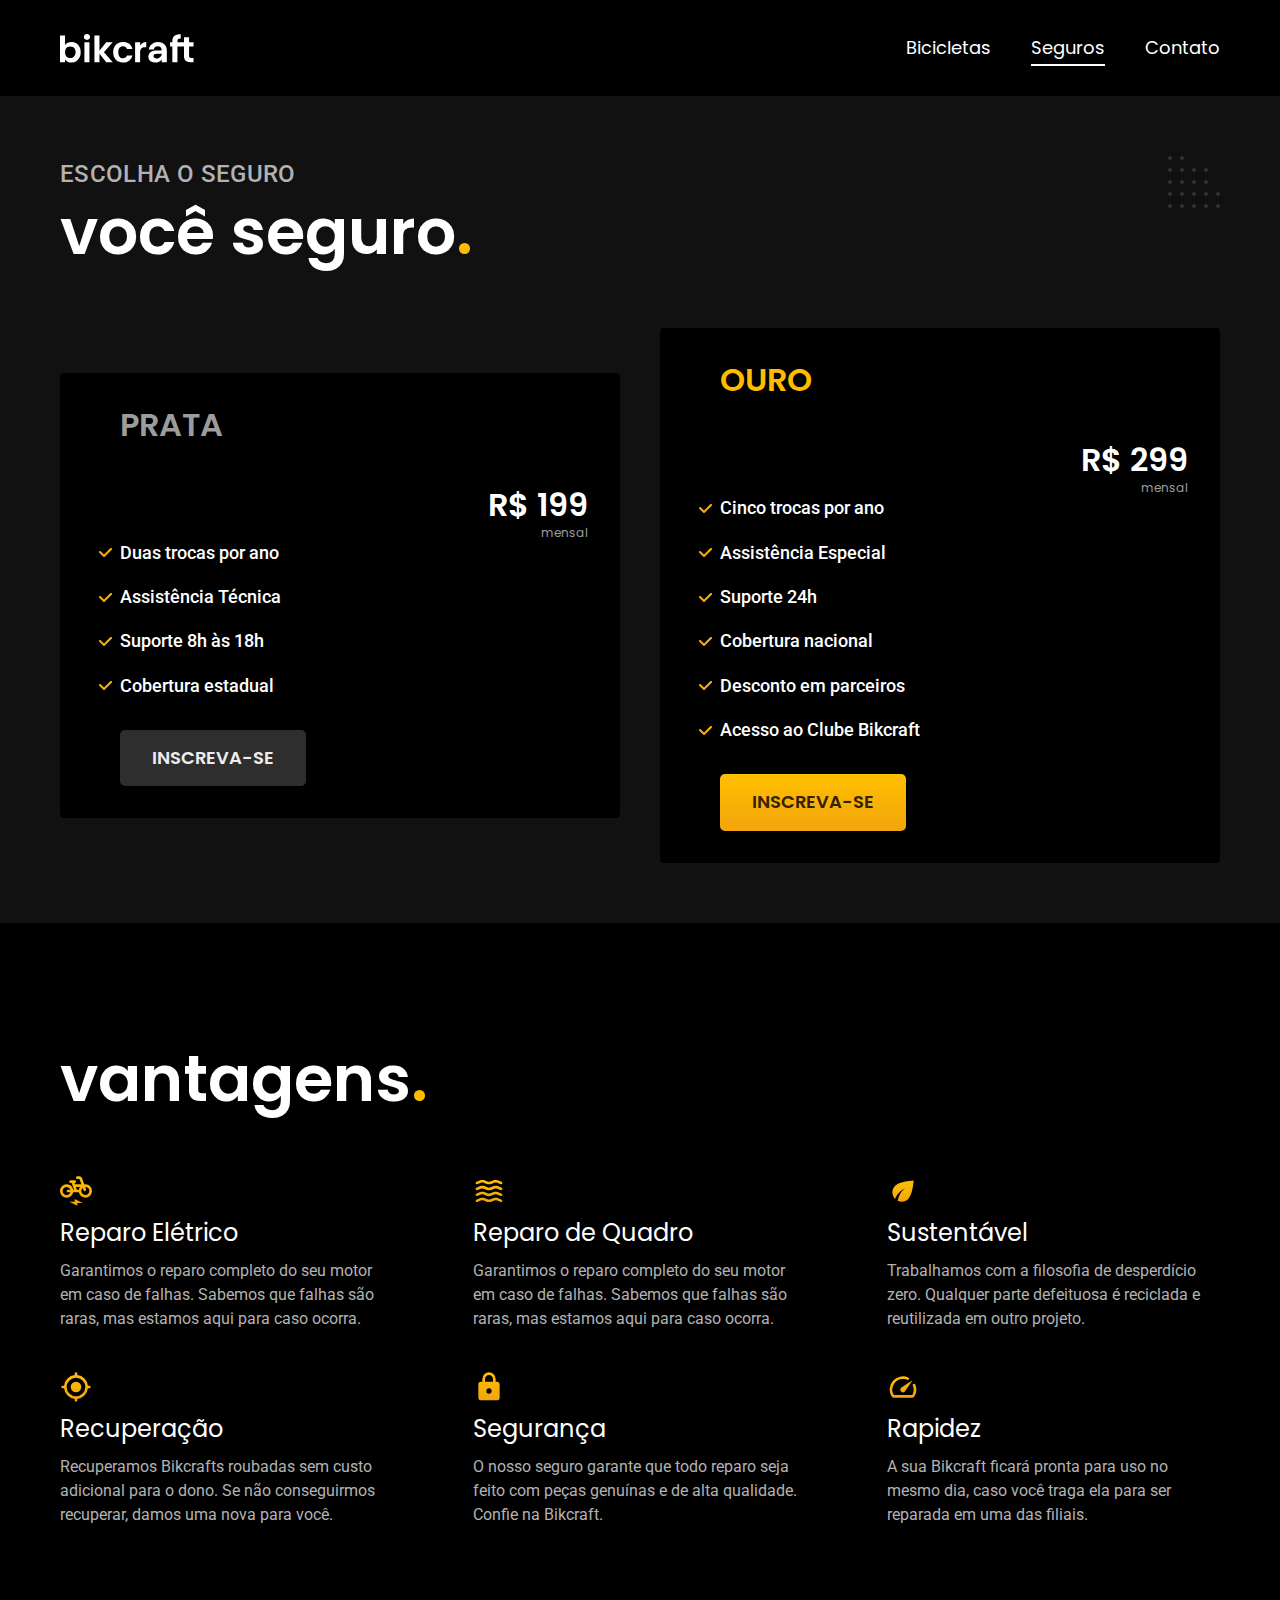
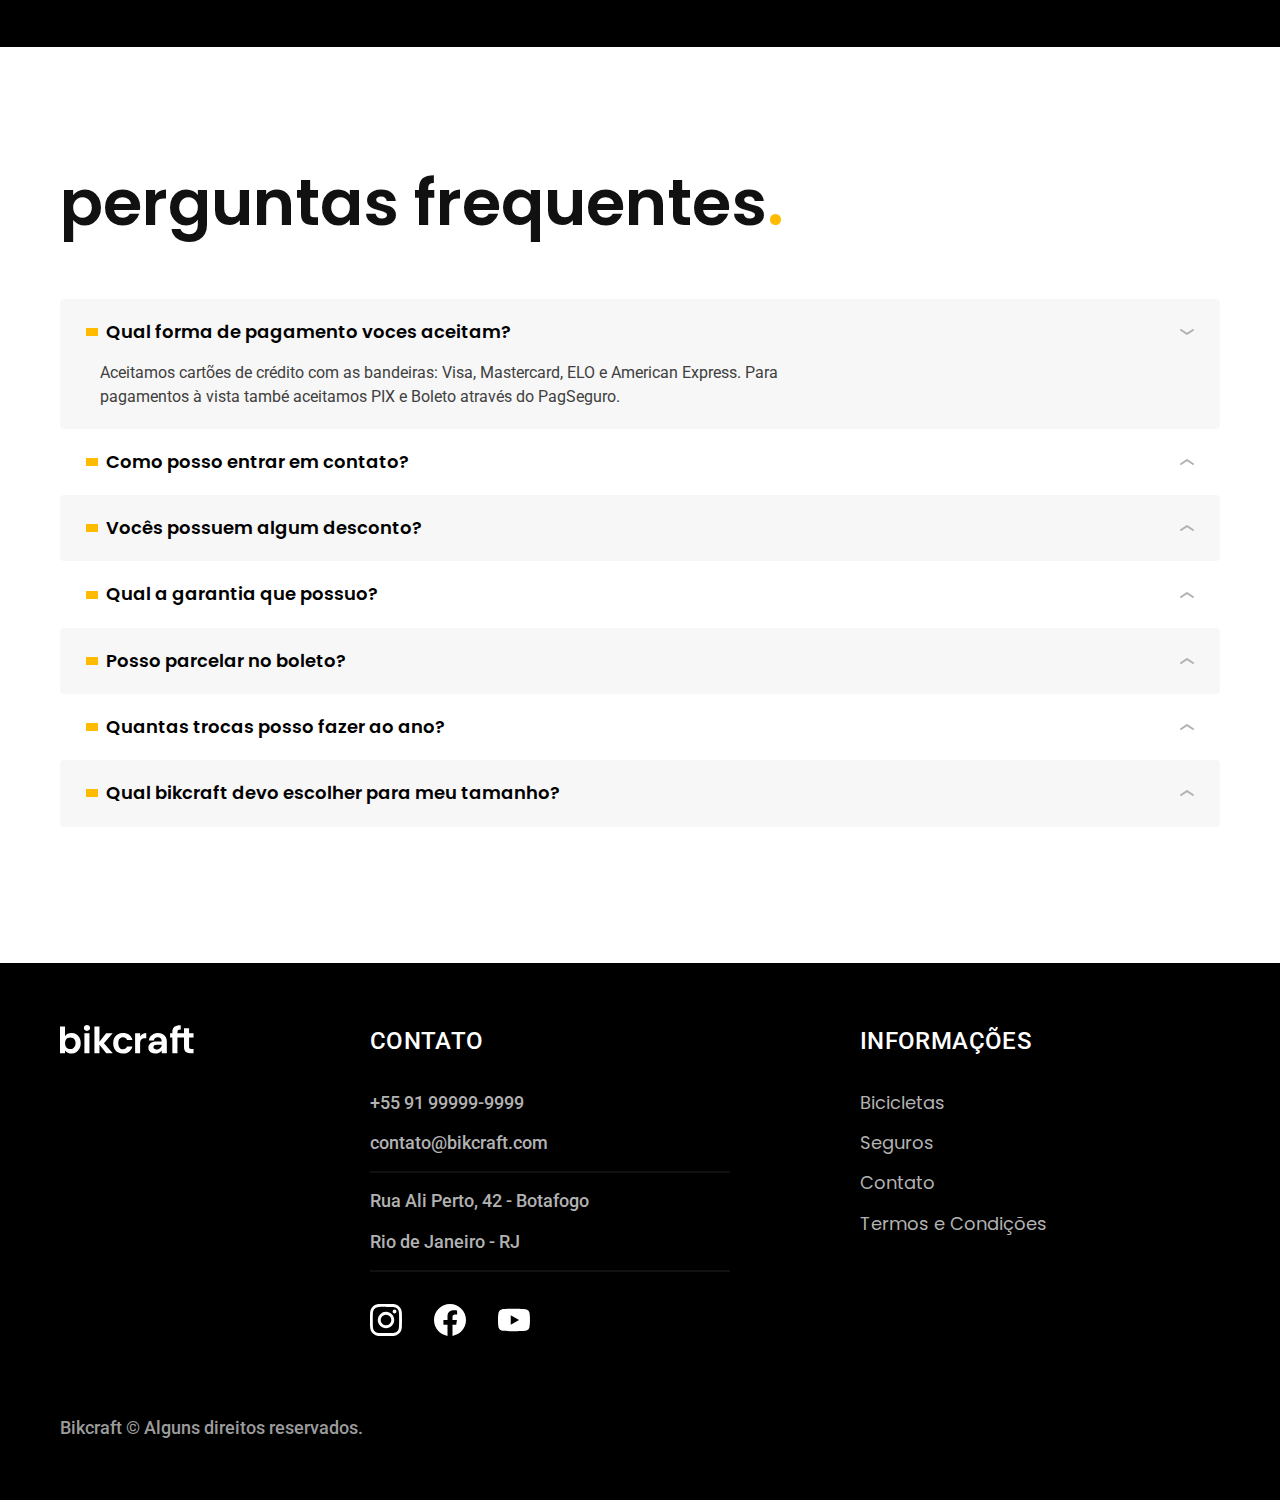
<file: seguros.html>
<!DOCTYPE html>
<html lang="pt-br">

<head>
  <meta charset="UTF-8">
  <meta http-equiv="X-UA-Compatible" content="IE=edge">
  <meta name="viewport" content="width=device-width, initial-scale=1.0">
  <title>Seguros | Bikcraft</title>
  <meta name="description" content="Seguros">
  <link rel="shortcut icon" href="favicon.svg" type="image/x-icon" />
  <link rel="icon" href="favicon.svg" type="image/svg+xml" />
  <link rel="preload" href="./css/style.min.css" as="style">
  <link rel="stylesheet" href="./css/style.min.css">

  <link rel="preconnect" href="https://fonts.googleapis.com">
  <link rel="preconnect" href="https://fonts.gstatic.com" crossorigin>
  <link href="https://fonts.googleapis.com/css2?family=Poppins:wght@400;600&family=Roboto:wght@400;500&family=
  Merriweather:ital,wght@1,900&display=swap" rel="stylesheet">
  <script>document.documentElement.classList.add("js")</script>
</head>

<body id="seguros">
  <header class="header-bg">
    <div class="header container">
      <a href="./">
        <img src="./img/bikcraft.svg" width="136" height="32" alt="Bikcraft">
      </a>
      <nav id="nav" aria-label="primaria">
        <button id="btn-mobile" aria-label="Abrir Menu" aria-haspopup="true" aria-controls="menu" aria-expanded="false"><span id="hamb"></span></button>
        <ul id="menu" role="menu" class="header-menu font-1-m cor-00">
          <li><a href="./bicicletas.html">Bicicletas</a></li>
          <li><a href="./seguros.html">Seguros</a></li>
          <li><a href="./contato.html">Contato</a></li>
        </ul>
      </nav>
    </div>
  </header>

  <main class="seguros-bg">
    <div class="titulo-bg">
      <div class="titulo container">
        <p class="font-2-l-b cor-05 fadeInLeft" data-anime="100">Escolha o seguro</p>
        <h1 class="font-1-xxl cor-00 fadeInLeft" data-anime="200">você seguro<span class="cor-p01">.</span></h1>
      </div>
    </div>
    <div class="seguros container">
      <div class="seguros-item fadeInLeft" data-anime="300">
        <h2 class="font-1-xl cor-06">PRATA</h2>
        <span class="font-1-xl cor-00">R$ 199 <span class="font-1-xs cor-06">mensal</span></span>
        <ul class="font-2-m cor-00">
          <li>Duas trocas por ano</li>
          <li>Assistência Técnica</li>
          <li>Suporte 8h às 18h</li>
          <li>Cobertura estadual</li>
        </ul>
        <a class="botao secundario" href="./orcamento.html?tipo=seguro&produto=prata">Inscreva-se</a>
      </div>

      <div class="seguros-item fadeInRight" data-anime="400">
        <h2 class="font-1-xl cor-p01">OURO</h2>
        <span class="font-1-xl cor-00">R$ 299 <span class="font-1-xs cor-06">mensal</span></span>
        <ul class="font-2-m cor-00">
          <li>Cinco trocas por ano</li>
          <li>Assistência Especial</li>
          <li>Suporte 24h</li>
          <li>Cobertura nacional</li>
          <li>Desconto em parceiros</li>
          <li>Acesso ao Clube Bikcraft</li>
        </ul>
        <a class="botao" href="./orcamento.html?tipo=seguro&produto=ouro">Inscreva-se</a>
      </div>

    </div>

  </main>

  <article class="vantagens-bg">
    <div class="vantagens container">
      <h2 class="font-1-xxl cor-00">vantagens<span class="cor-p01">.</span></h2>
      <ul>
        <li>
          <img src="./img/icones/eletrica.svg" width="32" height="32" alt="">
          <h3 class="font-1-l cor-00">Reparo Elétrico</h3>
          <p class="font-2-s cor-05">Garantimos o reparo completo do seu motor em caso de falhas. Sabemos que falhas são raras, mas estamos aqui para caso ocorra.</p>
        </li>
        <li>
          <img src="./img/icones/carbono.svg" width="32" height="32" alt="">
          <h3 class="font-1-l cor-00">Reparo de Quadro</h3>
          <p class="font-2-s cor-05">Garantimos o reparo completo do seu motor em caso de falhas. Sabemos que falhas são raras, mas estamos aqui para caso ocorra.</p>
        </li>
        <li>
          <img src="./img/icones/sustentavel.svg" width="32" height="32" alt="">
          <h3 class="font-1-l cor-00">Sustentável</h3>
          <p class="font-2-s cor-05">Trabalhamos com a filosofia de desperdício zero. Qualquer parte defeituosa é reciclada e reutilizada em outro projeto.</p>
        </li>
        <li>
          <img src="./img/icones/rastreador.svg" width="32" height="32" alt="">
          <h3 class="font-1-l cor-00">Recuperação</h3>
          <p class="font-2-s cor-05">Recuperamos Bikcrafts roubadas sem custo adicional para o dono. Se não conseguirmos recuperar, damos uma nova para você.</p>
        </li>
        <li>
          <img src="./img/icones/seguro.svg" width="32" height="32" alt="">
          <h3 class="font-1-l cor-00">Segurança</h3>
          <p class="font-2-s cor-05">O nosso seguro garante que todo reparo seja feito com peças genuínas e de alta qualidade. Confie na Bikcraft.</p>
        </li>
        <li>
          <img src="./img/icones/velocidade.svg" width="32" height="32" alt="">
          <h3 class="font-1-l cor-00">Rapidez</h3>
          <p class="font-2-s cor-05">A sua Bikcraft ficará pronta para uso no mesmo dia, caso você traga ela para ser reparada em uma das filiais.</p>
        </li>
      </ul>
    </div>
  </article>

  <article class="perguntas container">
    <h2 class="font-1-xxl">perguntas frequentes<span class="cor-p01">.</span></h2>

    <dl>
      <div>
        <dt><button class="font-1-m-b" aria-controls="pergunta1" aria-expanded="true">Qual forma de pagamento voces aceitam?</button></dt>
        <dd id="pergunta1" class="font-2-s cor-09 ativa">Aceitamos cartões de crédito com as bandeiras: Visa, Mastercard, ELO e American Express. Para pagamentos à vista també aceitamos PIX e Boleto através do PagSeguro.</dd>
      </div>
      <div>
        <dt><button class="font-1-m-b" aria-controls="pergunta2" aria-expanded="false">Como posso entrar em contato?</button></dt>
        <dd id="pergunta2" class="font-2-s cor-09">Aceitamos cartões de crédito com as bandeiras: Visa, Mastercard, ELO e American Express. Para pagamentos à vista també aceitamos PIX e Boleto através do PagSeguro.</dd>
      </div>
      <div>
        <dt><button class="font-1-m-b" aria-controls="pergunta3" aria-expanded="false">Vocês possuem algum desconto?</button></dt>
        <dd id="pergunta3" class="font-2-s cor-09">Aceitamos cartões de crédito com as bandeiras: Visa, Mastercard, ELO e American Express. Para pagamentos à vista també aceitamos PIX e Boleto através do PagSeguro.</dd>
      </div>
      <div>
        <dt><button class="font-1-m-b" aria-controls="pergunta4" aria-expanded="false">Qual a garantia que possuo?</button></dt>
        <dd id="pergunta4" class="font-2-s cor-09">Aceitamos cartões de crédito com as bandeiras: Visa, Mastercard, ELO e American Express. Para pagamentos à vista també aceitamos PIX e Boleto através do PagSeguro.</dd>
      </div>
      <div>
        <dt><button class="font-1-m-b" aria-controls="pergunta5" aria-expanded="false">Posso parcelar no boleto?</button></dt>
        <dd id="pergunta5" class="font-2-s cor-09">Aceitamos cartões de crédito com as bandeiras: Visa, Mastercard, ELO e American Express. Para pagamentos à vista també aceitamos PIX e Boleto através do PagSeguro.</dd>
      </div>
      <div>
        <dt><button class="font-1-m-b" aria-controls="pergunta6" aria-expanded="false">Quantas trocas posso fazer ao ano?</button></dt>
        <dd id="pergunta6" class="font-2-s cor-09">Aceitamos cartões de crédito com as bandeiras: Visa, Mastercard, ELO e American Express. Para pagamentos à vista també aceitamos PIX e Boleto através do PagSeguro.</dd>
      </div>
      <div>
        <dt><button class="font-1-m-b" aria-controls="pergunta7" aria-expanded="false">Qual bikcraft devo escolher para meu tamanho?</button></dt>
        <dd id="pergunta7" class="font-2-s cor-09">Aceitamos cartões de crédito com as bandeiras: Visa, Mastercard, ELO e American Express. Para pagamentos à vista també aceitamos PIX e Boleto através do PagSeguro.</dd>
      </div>
    </dl>

  </article>

  <footer class="footer-bg">
    <div class="footer container">
      <img src="./img/bikcraft.svg" width="136" height="32" alt="Bikcraft">
      <div class="footer-contato">
        <h3 class="font-2-l-b cor-00">Contato</h3>
        <ul class="font-2-m cor-05">
          <li><a href="tel:+5591999999999">+55 91 99999-9999</a></li>
          <li><a href="mailto:contato@bikcraft.com">contato@bikcraft.com</a></li>
          <li>Rua Ali Perto, 42 - Botafogo</li>
          <li>Rio de Janeiro - RJ</li>
        </ul>
        <div class="footer-redes">
          <a href="https://www.instagram.com/origamid">
            <img src="./img/redes/instagram.svg" width="32" height="32" alt="instagram">
          </a>
          <a href="https://www.facebook.com/origamid">
            <img src="./img/redes/facebook.svg" width="32" height="32" alt="facebook">
          </a>
          <a href="https://www.youtube.com/origamid">
            <img src="./img/redes/youtube.svg" width="32" height="32" alt="youtube">
          </a>
        </div>
      </div>
      <div class="footer-informacoes">
        <h3 class="font-2-l-b cor-00">Informações</h3>
        <nav>
          <ul class="font-1-m cor-05">
            <li><a href="./bicicletas.html">Bicicletas</a></li>
            <li><a href="./seguros.html">Seguros</a></li>
            <li><a href="./contato.html">Contato</a></li>
            <li><a href="./termos.html">Termos e Condições</a></li>
          </ul>
        </nav>
      </div>
      <p class="footer-copy font-2-m cor-06">Bikcraft © Alguns direitos reservados.</p>
    </div>
  </footer>
  <script src="./js/plugins/simple-anime.js"></script>
  <script src="./js/script.js"></script>
</body>

</html>
</file>
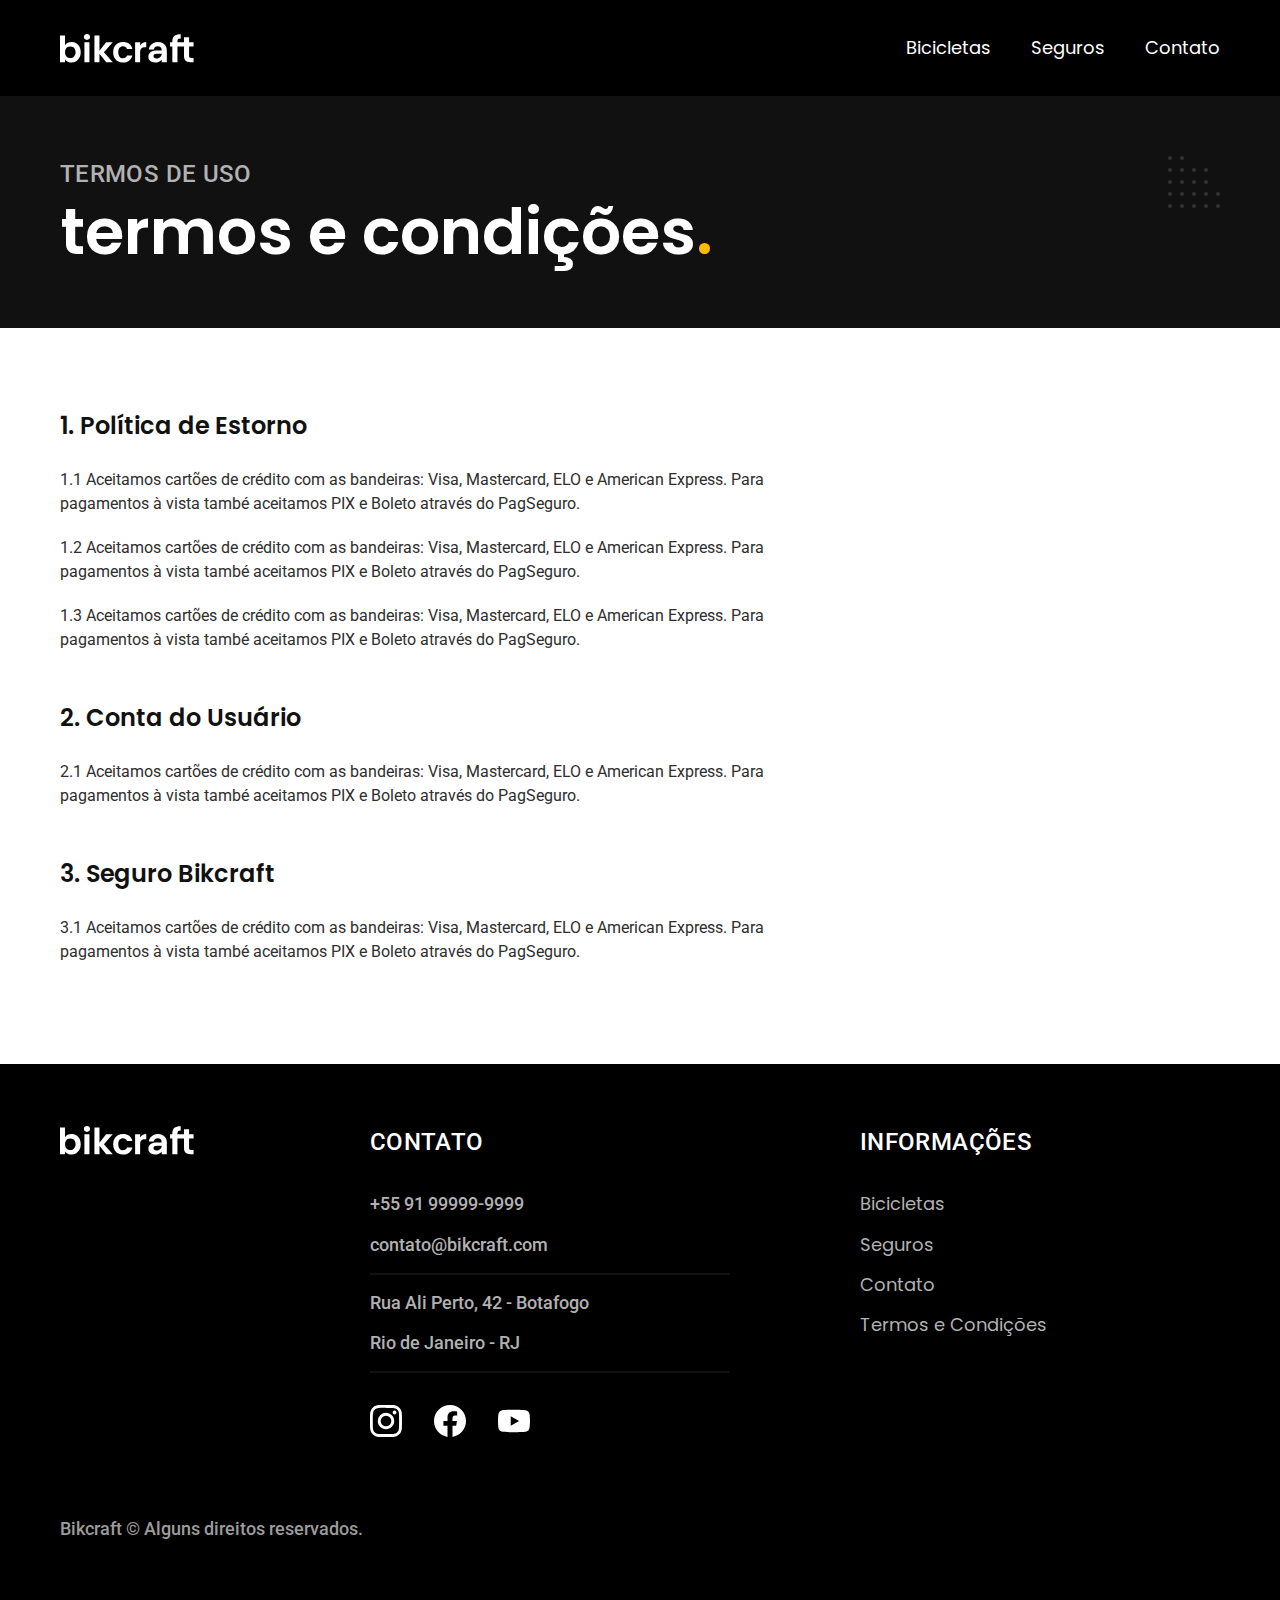
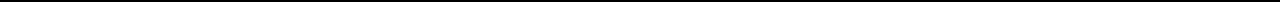
<file: termos.html>
<!DOCTYPE html>
<html lang="pt-br">

<head>
  <meta charset="UTF-8">
  <meta http-equiv="X-UA-Compatible" content="IE=edge">
  <meta name="viewport" content="width=device-width, initial-scale=1.0">
  <title>Termos e Condições | Bikcraft</title>
  <meta name="description" content="Termos e Condições">
  <link rel="shortcut icon" href="favicon.svg" type="image/x-icon" />
  <link rel="icon" href="favicon.svg" type="image/svg+xml" />
  <link rel="preload" href="./css/style.min.css" as="style">
  <link rel="stylesheet" href="./css/style.min.css">

  <link rel="preconnect" href="https://fonts.googleapis.com">
  <link rel="preconnect" href="https://fonts.gstatic.com" crossorigin>
  <link href="https://fonts.googleapis.com/css2?family=Poppins:wght@400;600&family=Roboto:wght@400;500&family=
  Merriweather:ital,wght@1,900&display=swap" rel="stylesheet">
  <script>document.documentElement.classList.add("js")</script>
</head>

<body id="termos">
  <header class="header-bg">
    <div class="header container">
      <a href="./">
        <img src="./img/bikcraft.svg" width="136" height="32" alt="Bikcraft">
      </a>
      <nav id="nav" aria-label="primaria">
        <button id="btn-mobile" aria-label="Abrir Menu" aria-haspopup="true" aria-controls="menu" aria-expanded="false"><span id="hamb"></span></button>
        <ul id="menu" role="menu" class="header-menu font-1-m cor-00">
          <li><a href="./bicicletas.html">Bicicletas</a></li>
          <li><a href="./seguros.html">Seguros</a></li>
          <li><a href="./contato.html">Contato</a></li>
        </ul>
      </nav>
    </div>
  </header>

  <main>
    <div class="titulo-bg">
      <div class="titulo container">
        <p class="font-2-l-b cor-05">Termos de uso</p>
        <h1 class="font-1-xxl cor-00">termos e condições<span class="cor-p01">.</span></h1>
      </div>
    </div>

    <div class="termos font-2-s cor-10 container ">
      <h2 class="font-1-l cor-11">1. Política de Estorno</h2>
      <p>1.1 Aceitamos cartões de crédito com as bandeiras: Visa, Mastercard, ELO e American Express. Para pagamentos à vista també aceitamos PIX e Boleto através do PagSeguro.</p>
      <p>1.2 Aceitamos cartões de crédito com as bandeiras: Visa, Mastercard, ELO e American Express. Para pagamentos à vista també aceitamos PIX e Boleto através do PagSeguro.</p>
      <p>1.3 Aceitamos cartões de crédito com as bandeiras: Visa, Mastercard, ELO e American Express. Para pagamentos à vista també aceitamos PIX e Boleto através do PagSeguro.</p>

      <h2 class="font-1-l cor-11">2. Conta do Usuário</h2>
      <p>2.1 Aceitamos cartões de crédito com as bandeiras: Visa, Mastercard, ELO e American Express. Para pagamentos à vista també aceitamos PIX e Boleto através do PagSeguro.</p>

      <h2 class="font-1-l cor-11">3. Seguro Bikcraft</h2>
      <p>3.1 Aceitamos cartões de crédito com as bandeiras: Visa, Mastercard, ELO e American Express. Para pagamentos à vista també aceitamos PIX e Boleto através do PagSeguro.</p>
    </div>

  </main>

  <footer class="footer-bg">
    <div class="footer container">
      <img src="./img/bikcraft.svg" width="136" height="32" alt="Bikcraft">
      <div class="footer-contato">
        <h3 class="font-2-l-b cor-00">Contato</h3>
        <ul class="font-2-m cor-05">
          <li><a href="tel:+5591999999999">+55 91 99999-9999</a></li>
          <li><a href="mailto:contato@bikcraft.com">contato@bikcraft.com</a></li>
          <li>Rua Ali Perto, 42 - Botafogo</li>
          <li>Rio de Janeiro - RJ</li>
        </ul>
        <div class="footer-redes">
          <a href="https://www.instagram.com/origamid">
            <img src="./img/redes/instagram.svg" width="32" height="32" alt="instagram">
          </a>
          <a href="https://www.facebook.com/origamid">
            <img src="./img/redes/facebook.svg" width="32" height="32" alt="facebook">
          </a>
          <a href="https://www.youtube.com/origamid">
            <img src="./img/redes/youtube.svg" width="32" height="32" alt="youtube">
          </a>
        </div>
      </div>
      <div class="footer-informacoes">
        <h3 class="font-2-l-b cor-00">Informações</h3>
        <nav>
          <ul class="font-1-m cor-05">
            <li><a href="./bicicletas.html">Bicicletas</a></li>
            <li><a href="./seguros.html">Seguros</a></li>
            <li><a href="./contato.html">Contato</a></li>
            <li><a href="./termos.html">Termos e Condições</a></li>
          </ul>
        </nav>
      </div>
      <p class="footer-copy font-2-m cor-06">Bikcraft © Alguns direitos reservados.</p>
    </div>
  </footer>

  <script src="./js/script.js"></script>
</body>

</html>
</file>
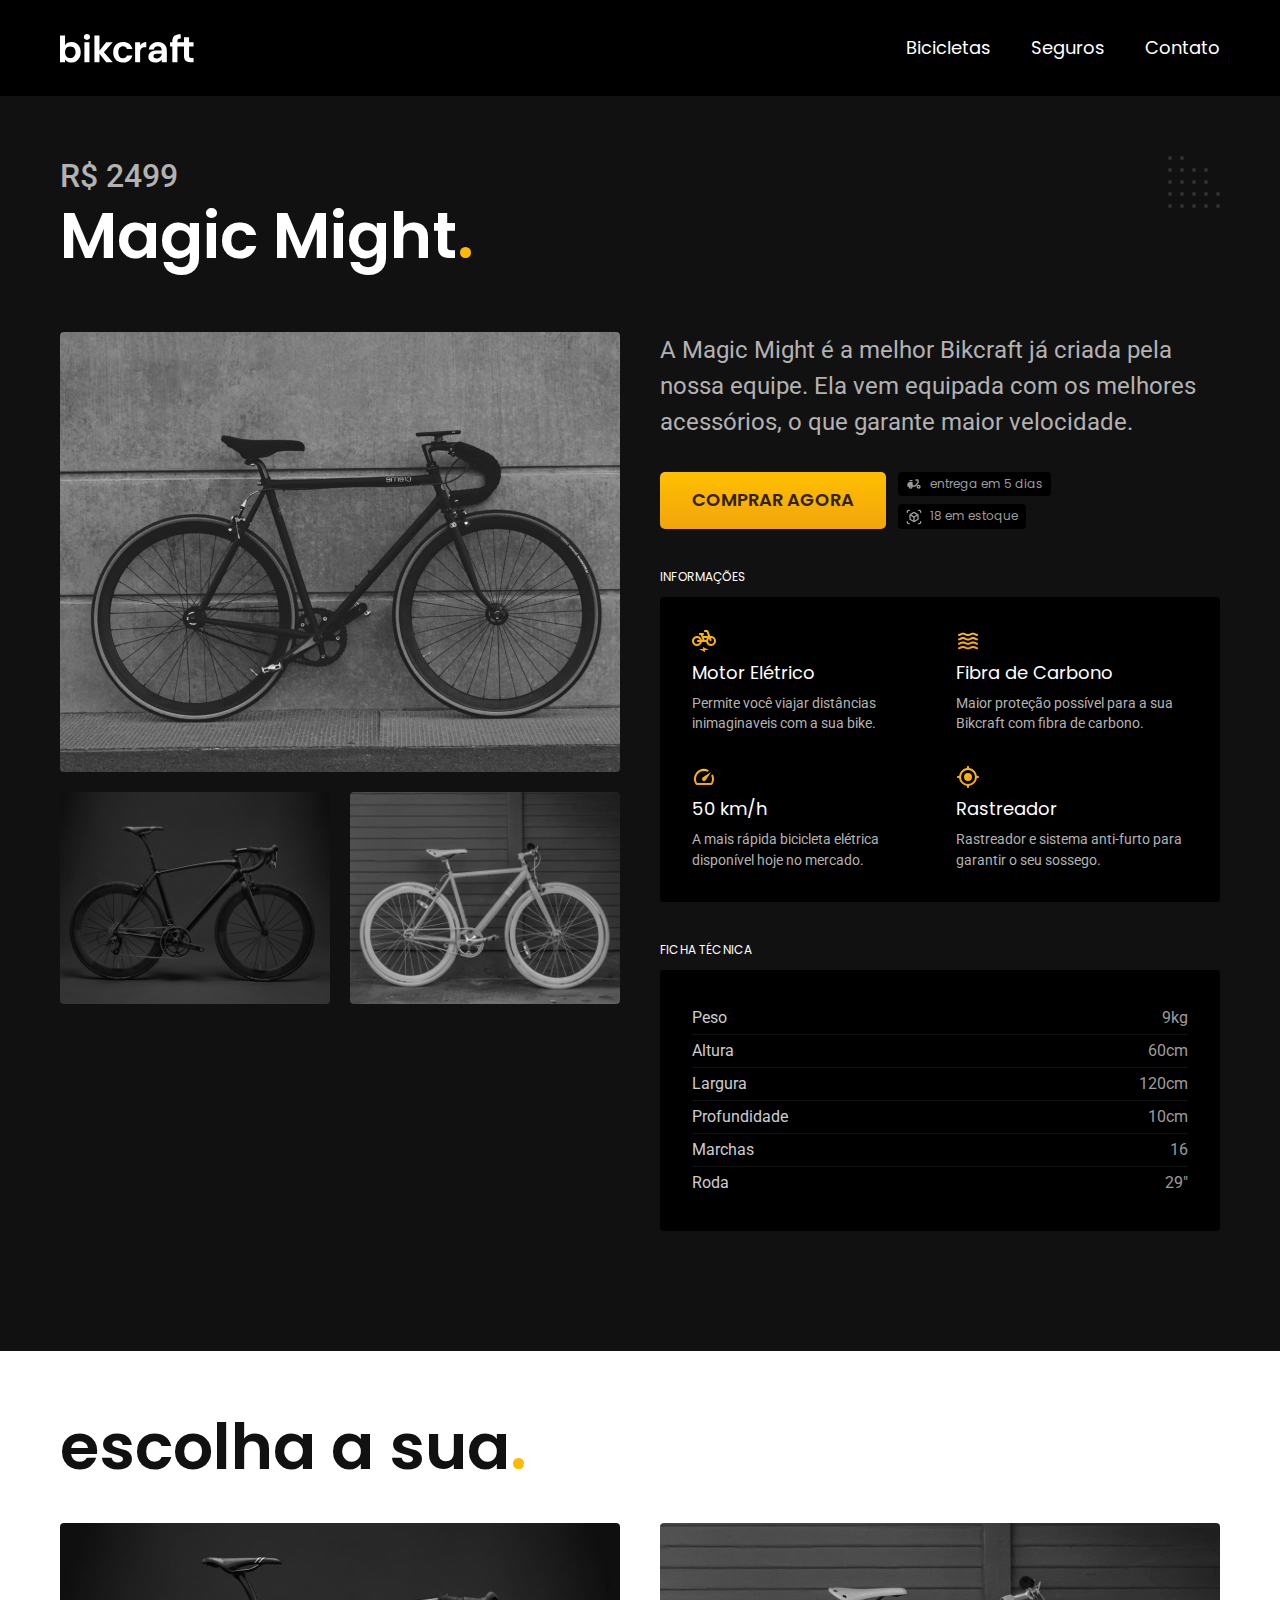
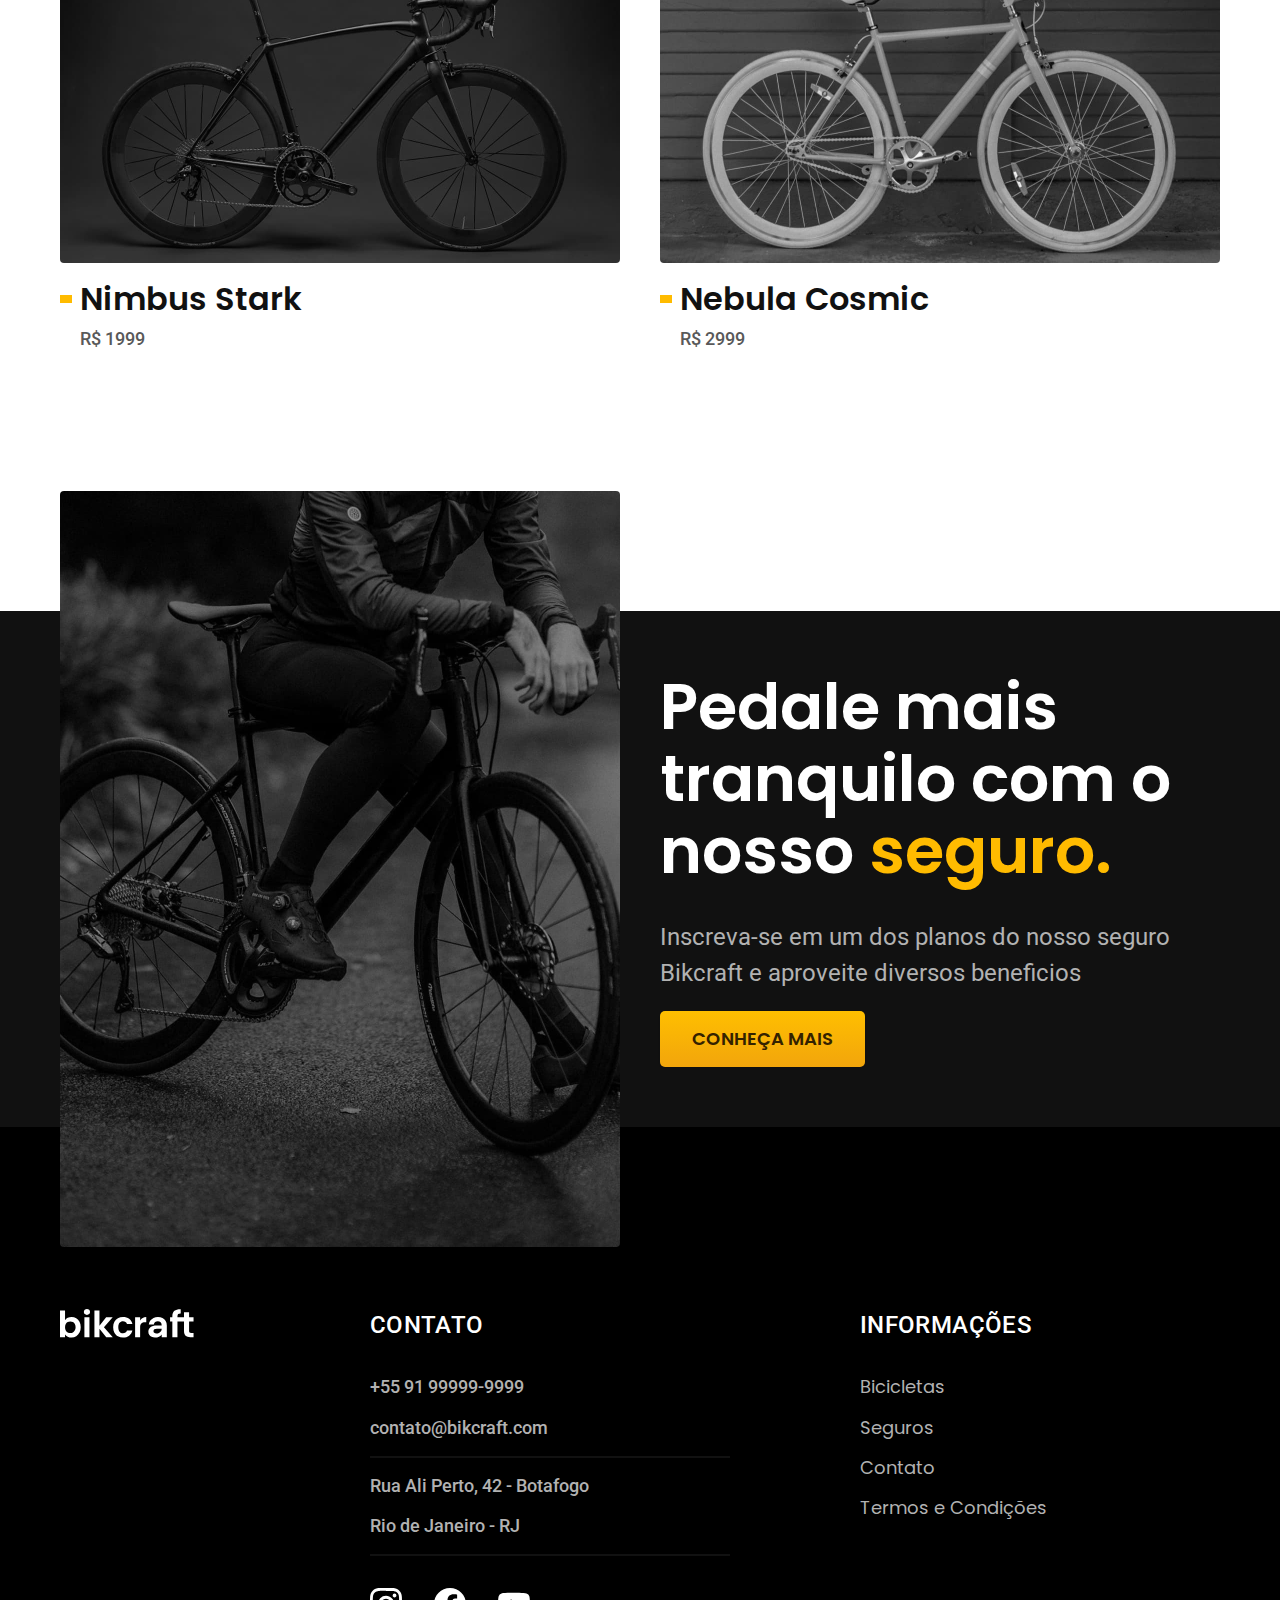
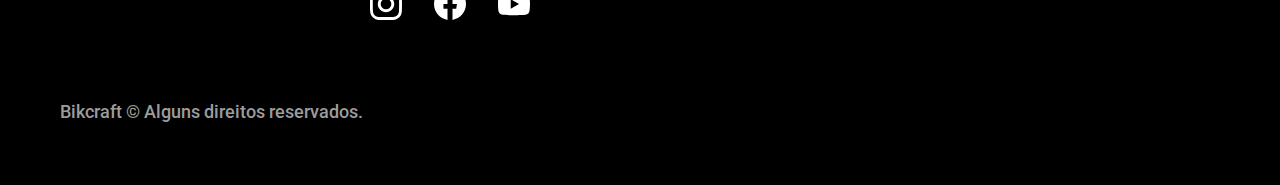
<file: bicicletas/magic.html>
<!DOCTYPE html>
<html lang="pt-br">

<head>
  <meta charset="UTF-8">
  <meta http-equiv="X-UA-Compatible" content="IE=edge">
  <meta name="viewport" content="width=device-width, initial-scale=1.0">
  <title>Magic Might | Bikcraft</title>
  <meta name="description" content="Termos e Condições">
  <link rel="stylesheet" href="../css/style.min.css">
  <link rel="icon" href="../favicon.svg" type="image/svg+xml" />

  <link rel="preconnect" href="https://fonts.googleapis.com">
  <link rel="preconnect" href="https://fonts.gstatic.com" crossorigin>
  <link href="https://fonts.googleapis.com/css2?family=Poppins:wght@400;600&family=Roboto:wght@400;500&family=
  Merriweather:ital,wght@1,900&display=swap" rel="stylesheet">
  <script>document.documentElement.classList.add("js")</script>
</head>

<body id="bicicleta">
  <header class="header-bg">
    <div class="header container">
      <a href="../">
        <img src="../img/bikcraft.svg" alt="Bikcraft">
      </a>
      <nav id="nav" aria-label="primaria">
        <button id="btn-mobile" aria-label="Abrir Menu" aria-haspopup="true" aria-controls="menu" aria-expanded="false"><span id="hamb"></span></button>
        <ul id="menu" role="menu" class="header-menu font-1-m cor-00">
          <li><a href="../bicicletas.html">Bicicletas</a></li>
          <li><a href="../seguros.html">Seguros</a></li>
          <li><a href="../contato.html">Contato</a></li>
        </ul>
      </nav>
    </div>
  </header>

  <main class="titulo-bg">
    <div>
      <div class="titulo container">
        <p class="font-2-xl cor-05 fadeInLeft" data-anime="100">R$ 2499</p>
        <h1 class="font-1-xxl cor-00 fadeInLeft" data-anime="200">Magic Might<span class="cor-p01">.</span></h1>
      </div>
    </div>
    <h2 class="bicicleta container">
      <div class="bicicleta-imagens">
        <img src="../img/bicicletas/bicicleta2.jpg" alt="" class="fadeInLeft" data-anime="300">
        <img src="../img/bicicletas/bicicleta1.jpg" alt="" class="fadeInUp" data-anime="300">
        <img src="../img/bicicletas/bicicleta3.jpg" alt="" class="fadeInUp" data-anime="300">
      </div>

      <div class="bicicleta-conteudo fadeInRight" data-anime="300">
        <p class="font-2-l cor-05">A Magic Might é a melhor Bikcraft já criada pela nossa equipe. Ela vem equipada com os melhores acessórios, o que garante maior velocidade.</p>
        <div class="bicicleta-comprar">
          <a class="botao" href="../orcamento.html?tipo=bikcraft&produto=magic">Comprar Agora</a>
          <span class="font-1-xs cor-06"><img src="../img/icones/entrega.svg" alt=""> entrega em 5 dias</span>
          <span class="font-1-xs cor-06"><img src="../img/icones/estoque.svg" alt=""> 18 em estoque</span>
        </div>

        <h2 class="font-1-xs cor-00">Informações</h2>
        <ul class="bicicleta-informacoes">
          <li>
            <img src="../img/icones/eletrica.svg" alt="">
            <h3 class="font-1-m cor-00">Motor Elétrico</h3>
            <p class="font-2-xs cor-05">Permite você viajar distâncias inimaginaveis com a sua bike.</p>
          </li>
          <li>
            <img src="../img/icones/carbono.svg" alt="">
            <h3 class="font-1-m cor-00">Fibra de Carbono</h3>
            <p class="font-2-xs cor-05">Maior proteção possível para a sua Bikcraft com fibra de carbono.</p>
          </li>
          <li>
            <img src="../img/icones/velocidade.svg" alt="">
            <h3 class="font-1-m cor-00">50 km/h</h3>
            <p class="font-2-xs cor-05">A mais rápida bicicleta elétrica disponível hoje no mercado.</p>
          </li>
          <li>
            <img src="../img/icones/rastreador.svg" alt="">
            <h3 class="font-1-m cor-00">Rastreador</h3>
            <p class="font-2-xs cor-05">Rastreador e sistema anti-furto para garantir o seu sossego.</p>
          </li>
        </ul>
        <h2 class="font-1-xs cor-00">Ficha Técnica</h2>
        <ul class="bicicleta-ficha font-2-s cor-04">
          <li>Peso <span>9kg</span></li>
          <li>Altura <span>60cm</span></li>
          <li>Largura <span>120cm</span></li>
          <li>Profundidade <span>10cm</span></li>
          <li>Marchas <span>16</span></li>
          <li>Roda <span>29"</span></li>
        </ul>
      </div>
  </main>

  <article class="bicicletas-lista container">
    <h2 class="font-1-xxl">escolha a sua<span class="cor-p01">.</span></h2>

    <ul>
      <li>
        <a href="./nimbus.html">
          <img src="../img/bikes/nimbus.jpg" alt="Bicicleta Preta">
          <h3 class="font-1-xl">Nimbus Stark</h3>
          <span class="font-2-m cor-08">R$ 1999</span>
        </a>
      </li>
      <li>
        <a href="./nebula.html">
          <img src="../img/bikes/nebula.jpg" alt="Bicicleta Preta">
          <h3 class="font-1-xl">Nebula Cosmic</h3>
          <span class="font-2-m cor-08">R$ 2999</span>
        </a>
      </li>
    </ul>
  </article>

  <article class="seguro-bg">
    <div class="seguro container">
      <div class="seguro-imagem">
        <img src="../img/fotos/seguros.jpg" alt="Pessoa parada em cima de uma bicicleta">
      </div>
      <div class="seguro-conteudo">
        <h2 class="font-1-xxl cor-00">
          Pedale mais tranquilo com o nosso <span class="cor-p01">seguro.</span></h2>
        <p class="font-2-l cor-05">Inscreva-se em um dos planos do nosso seguro Bikcraft e aproveite diversos beneficios</p>
        <a class="botao" href="../seguros.html">Conheça Mais</a>
      </div>
    </div>
  </article>

  <footer class="footer-bg">
    <div class="footer container">
      <img src="../img/bikcraft.svg" alt="Bikcraft">
      <div class="footer-contato">
        <h3 class="font-2-l-b cor-00">Contato</h3>
        <ul class="font-2-m cor-05">
          <li><a href="tel:+5591999999999">+55 91 99999-9999</a></li>
          <li><a href="mailto:contato@bikcraft.com">contato@bikcraft.com</a></li>
          <li>Rua Ali Perto, 42 - Botafogo</li>
          <li>Rio de Janeiro - RJ</li>
        </ul>
        <div class="footer-redes">
          <a href="../">
            <img src="../img/redes/instagram.svg" alt="">
          </a>
          <a href="../">
            <img src="../img/redes/facebook.svg" alt="">
          </a>
          <a href="../">
            <img src="../img/redes/youtube.svg" alt="">
          </a>
        </div>
      </div>
      <div class="footer-informacoes">
        <h3 class="font-2-l-b cor-00">Informações</h3>
        <nav>
          <ul class="font-1-m cor-05">
            <li><a href="../bicicletas.html">Bicicletas</a></li>
            <li><a href="../seguros.html">Seguros</a></li>
            <li><a href="../contato.html">Contato</a></li>
            <li><a href="../termos.html">Termos e Condições</a></li>
          </ul>
        </nav>
      </div>
      <p class="footer-copy font-2-m cor-06">Bikcraft © Alguns direitos reservados.</p>
    </div>
  </footer>
  <script src="../js/plugins/simple-anime.js"></script>
  <script src="../js/script.js"></script>
</body>

</html>
</file>
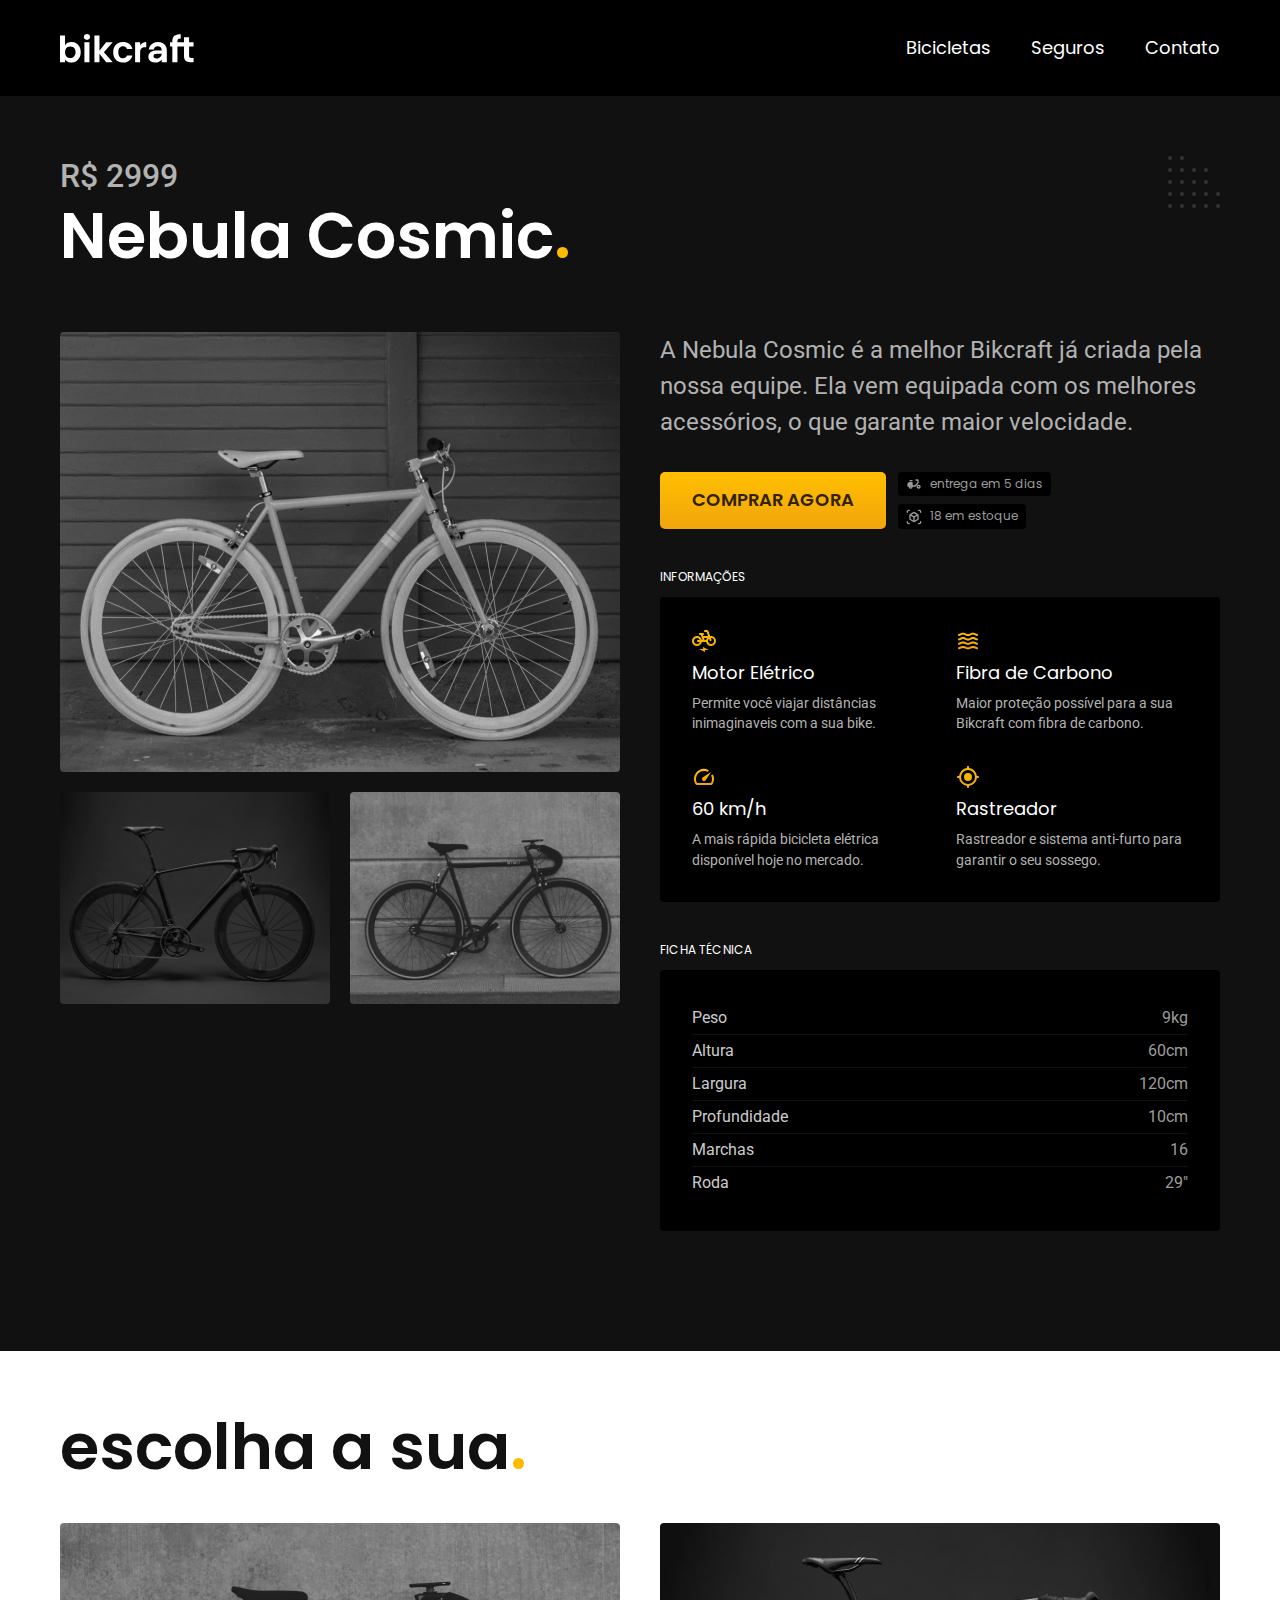
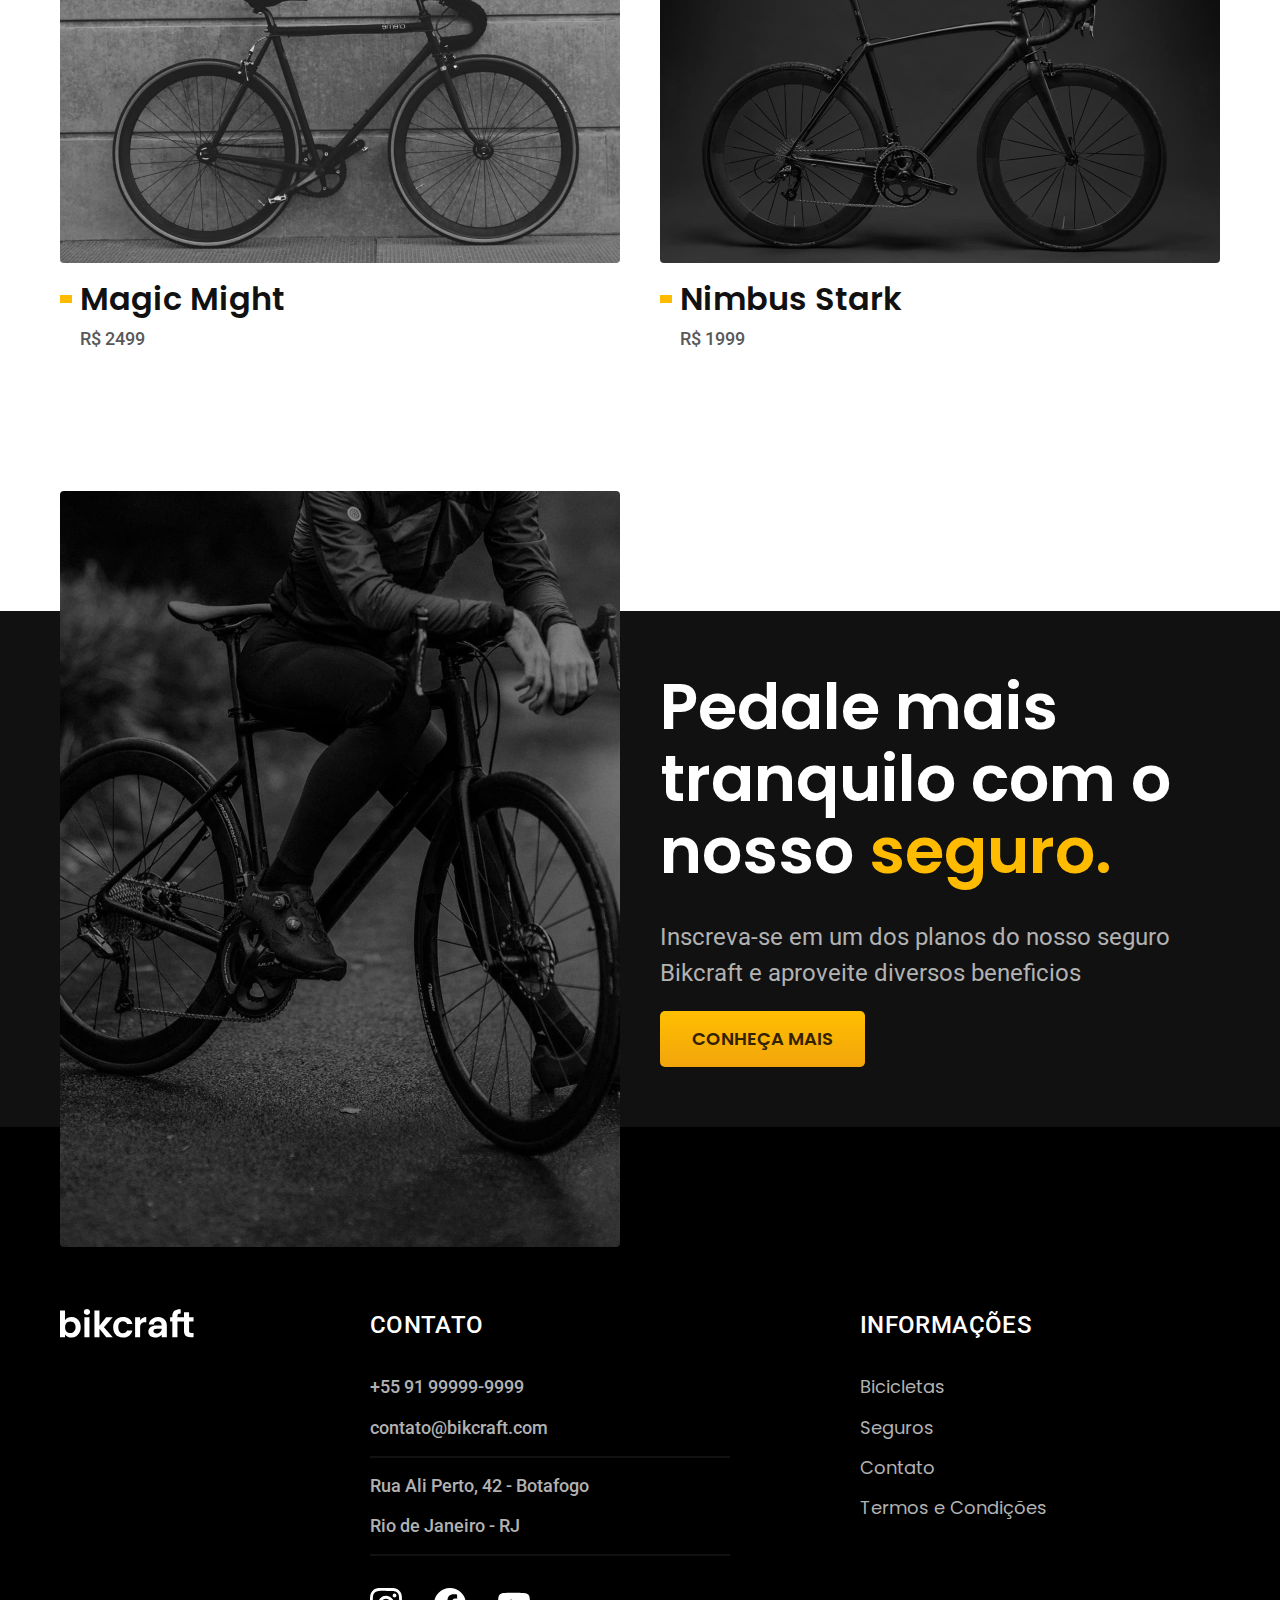
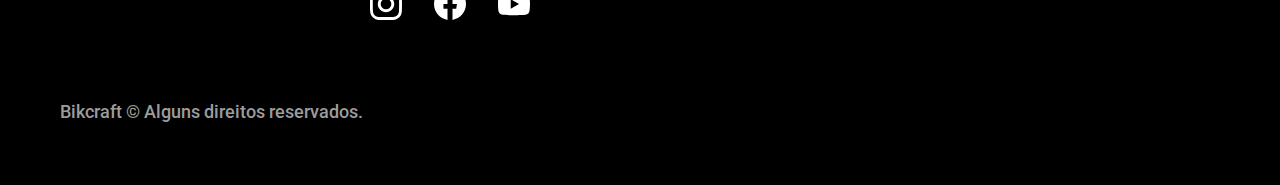
<file: bicicletas/nebula.html>
<!DOCTYPE html>
<html lang="pt-br">

<head>
  <meta charset="UTF-8">
  <meta http-equiv="X-UA-Compatible" content="IE=edge">
  <meta name="viewport" content="width=device-width, initial-scale=1.0">
  <title>Nebula Cosmic | Bikcraft</title>
  <meta name="description" content="Termos e Condições">
  <link rel="stylesheet" href="../css/style.min.css">
  <link rel="icon" href="../favicon.svg" type="image/svg+xml" />

  <link rel="preconnect" href="https://fonts.googleapis.com">
  <link rel="preconnect" href="https://fonts.gstatic.com" crossorigin>
  <link href="https://fonts.googleapis.com/css2?family=Poppins:wght@400;600&family=Roboto:wght@400;500&family=
  Merriweather:ital,wght@1,900&display=swap" rel="stylesheet">
  <script>document.documentElement.classList.add("js")</script>
</head>

<body id="bicicleta">
  <header class="header-bg">
    <div class="header container">
      <a href="../">
        <img src="../img/bikcraft.svg" alt="Bikcraft">
      </a>
      <nav id="nav" aria-label="primaria">
        <button id="btn-mobile" aria-label="Abrir Menu" aria-haspopup="true" aria-controls="menu" aria-expanded="false"><span id="hamb"></span></button>
        <ul id="menu" role="menu" class="header-menu font-1-m cor-00">
          <li><a href="../bicicletas.html">Bicicletas</a></li>
          <li><a href="../seguros.html">Seguros</a></li>
          <li><a href="../contato.html">Contato</a></li>
        </ul>
      </nav>
    </div>
  </header>

  <main class="titulo-bg">
    <div>
      <div class="titulo container">
        <p class="font-2-xl cor-05 fadeInLeft" data-anime="100">R$ 2999</p>
        <h1 class="font-1-xxl cor-00 fadeInLeft" data-anime="200">Nebula Cosmic<span class="cor-p01">.</span></h1>
      </div>
    </div>
    <h2 class="bicicleta container">
      <div class="bicicleta-imagens">
        <img src="../img/bicicletas/bicicleta3.jpg" alt="" class="fadeInLeft" data-anime="300">
        <img src="../img/bicicletas/bicicleta1.jpg" alt="" class="fadeInUp" data-anime="300">
        <img src="../img/bicicletas/bicicleta2.jpg" alt="" class="fadeInUp" data-anime="300">
      </div>

      <div class="bicicleta-conteudo fadeInRight" data-anime="300">
        <p class="font-2-l cor-05">A Nebula Cosmic é a melhor Bikcraft já criada pela nossa equipe. Ela vem equipada com os melhores acessórios, o que garante maior velocidade.</p>
        <div class="bicicleta-comprar">
          <a class="botao" href="../orcamento.html?tipo=bikcraft&produto=nebula">Comprar Agora</a>
          <span class="font-1-xs cor-06"><img src="../img/icones/entrega.svg" alt=""> entrega em 5 dias</span>
          <span class="font-1-xs cor-06"><img src="../img/icones/estoque.svg" alt=""> 18 em estoque</span>
        </div>

        <h2 class="font-1-xs cor-00">Informações</h2>
        <ul class="bicicleta-informacoes">
          <li>
            <img src="../img/icones/eletrica.svg" alt="">
            <h3 class="font-1-m cor-00">Motor Elétrico</h3>
            <p class="font-2-xs cor-05">Permite você viajar distâncias inimaginaveis com a sua bike.</p>
          </li>
          <li>
            <img src="../img/icones/carbono.svg" alt="">
            <h3 class="font-1-m cor-00">Fibra de Carbono</h3>
            <p class="font-2-xs cor-05">Maior proteção possível para a sua Bikcraft com fibra de carbono.</p>
          </li>
          <li>
            <img src="../img/icones/velocidade.svg" alt="">
            <h3 class="font-1-m cor-00">60 km/h</h3>
            <p class="font-2-xs cor-05">A mais rápida bicicleta elétrica disponível hoje no mercado.</p>
          </li>
          <li>
            <img src="../img/icones/rastreador.svg" alt="">
            <h3 class="font-1-m cor-00">Rastreador</h3>
            <p class="font-2-xs cor-05">Rastreador e sistema anti-furto para garantir o seu sossego.</p>
          </li>
        </ul>
        <h2 class="font-1-xs cor-00">Ficha Técnica</h2>
        <ul class="bicicleta-ficha font-2-s cor-04">
          <li>Peso <span>9kg</span></li>
          <li>Altura <span>60cm</span></li>
          <li>Largura <span>120cm</span></li>
          <li>Profundidade <span>10cm</span></li>
          <li>Marchas <span>16</span></li>
          <li>Roda <span>29"</span></li>
        </ul>
      </div>
  </main>

  <article class="bicicletas-lista container">
    <h2 class="font-1-xxl">escolha a sua<span class="cor-p01">.</span></h2>

    <ul>
      <li>
        <a href="./magic.html">
          <img src="../img/bikes/magic.jpg" alt="Bicicleta Preta">
          <h3 class="font-1-xl">Magic Might</h3>
          <span class="font-2-m cor-08">R$ 2499</span>
        </a>
      </li>
      <li>
        <a href="./nimbus.html">
          <img src="../img/bikes/nimbus.jpg" alt="Bicicleta Preta">
          <h3 class="font-1-xl">Nimbus Stark</h3>
          <span class="font-2-m cor-08">R$ 1999</span>
        </a>
      </li>
    </ul>
  </article>

  <article class="seguro-bg">
    <div class="seguro container">
      <div class="seguro-imagem">
        <img src="../img/fotos/seguros.jpg" alt="Pessoa parada em cima de uma bicicleta">
      </div>
      <div class="seguro-conteudo">
        <h2 class="font-1-xxl cor-00">
          Pedale mais tranquilo com o nosso <span class="cor-p01">seguro.</span></h2>
        <p class="font-2-l cor-05">Inscreva-se em um dos planos do nosso seguro Bikcraft e aproveite diversos beneficios</p>
        <a class="botao" href="../seguros.html">Conheça Mais</a>
      </div>
    </div>
  </article>

  <footer class="footer-bg">
    <div class="footer container">
      <img src="../img/bikcraft.svg" alt="Bikcraft">
      <div class="footer-contato">
        <h3 class="font-2-l-b cor-00">Contato</h3>
        <ul class="font-2-m cor-05">
          <li><a href="tel:+5591999999999">+55 91 99999-9999</a></li>
          <li><a href="mailto:contato@bikcraft.com">contato@bikcraft.com</a></li>
          <li>Rua Ali Perto, 42 - Botafogo</li>
          <li>Rio de Janeiro - RJ</li>
        </ul>
        <div class="footer-redes">
          <a href="../">
            <img src="../img/redes/instagram.svg" alt="">
          </a>
          <a href="../">
            <img src="../img/redes/facebook.svg" alt="">
          </a>
          <a href="../">
            <img src="../img/redes/youtube.svg" alt="">
          </a>
        </div>
      </div>
      <div class="footer-informacoes">
        <h3 class="font-2-l-b cor-00">Informações</h3>
        <nav>
          <ul class="font-1-m cor-05">
            <li><a href="../bicicletas.html">Bicicletas</a></li>
            <li><a href="../seguros.html">Seguros</a></li>
            <li><a href="../contato.html">Contato</a></li>
            <li><a href="../termos.html">Termos e Condições</a></li>
          </ul>
        </nav>
      </div>
      <p class="footer-copy font-2-m cor-06">Bikcraft © Alguns direitos reservados.</p>
    </div>
  </footer>
  <script src="../js/plugins/simple-anime.js"></script>
  <script src="../js/script.js"></script>
</body>

</html>
</file>
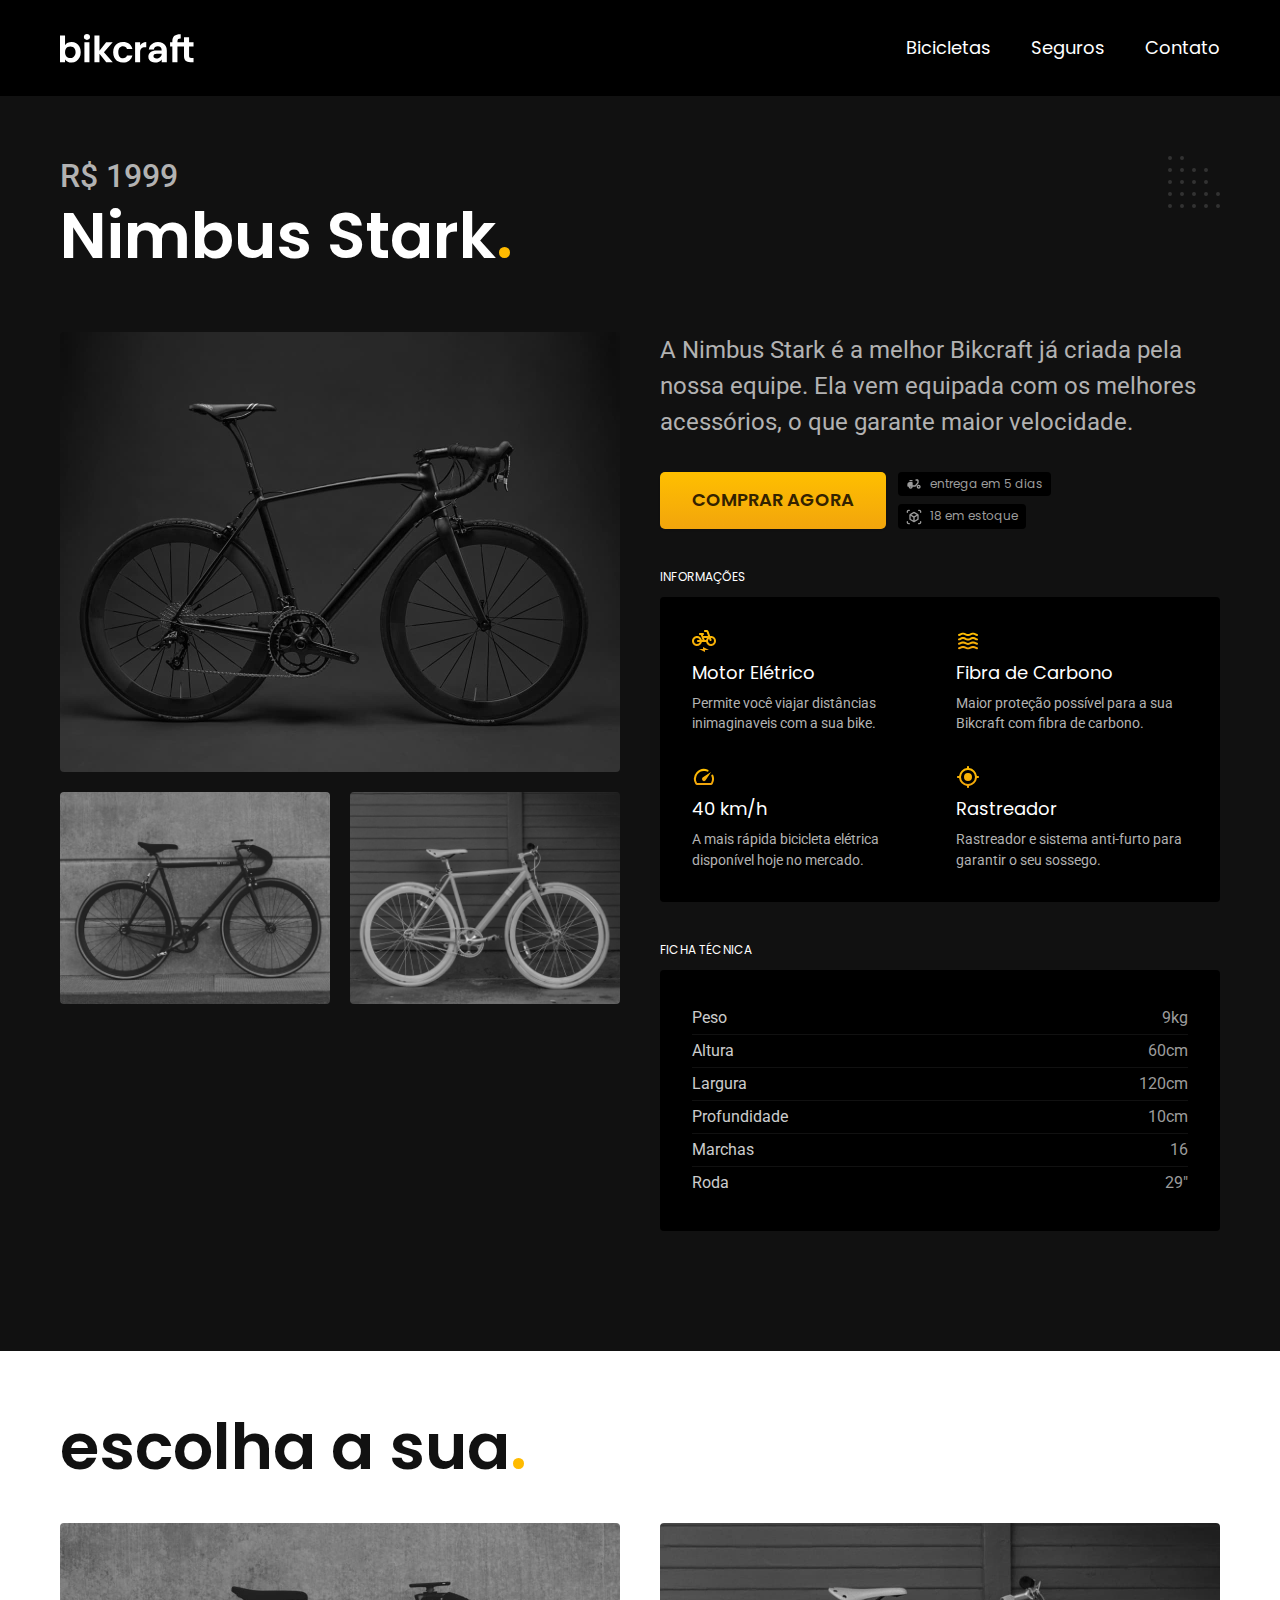
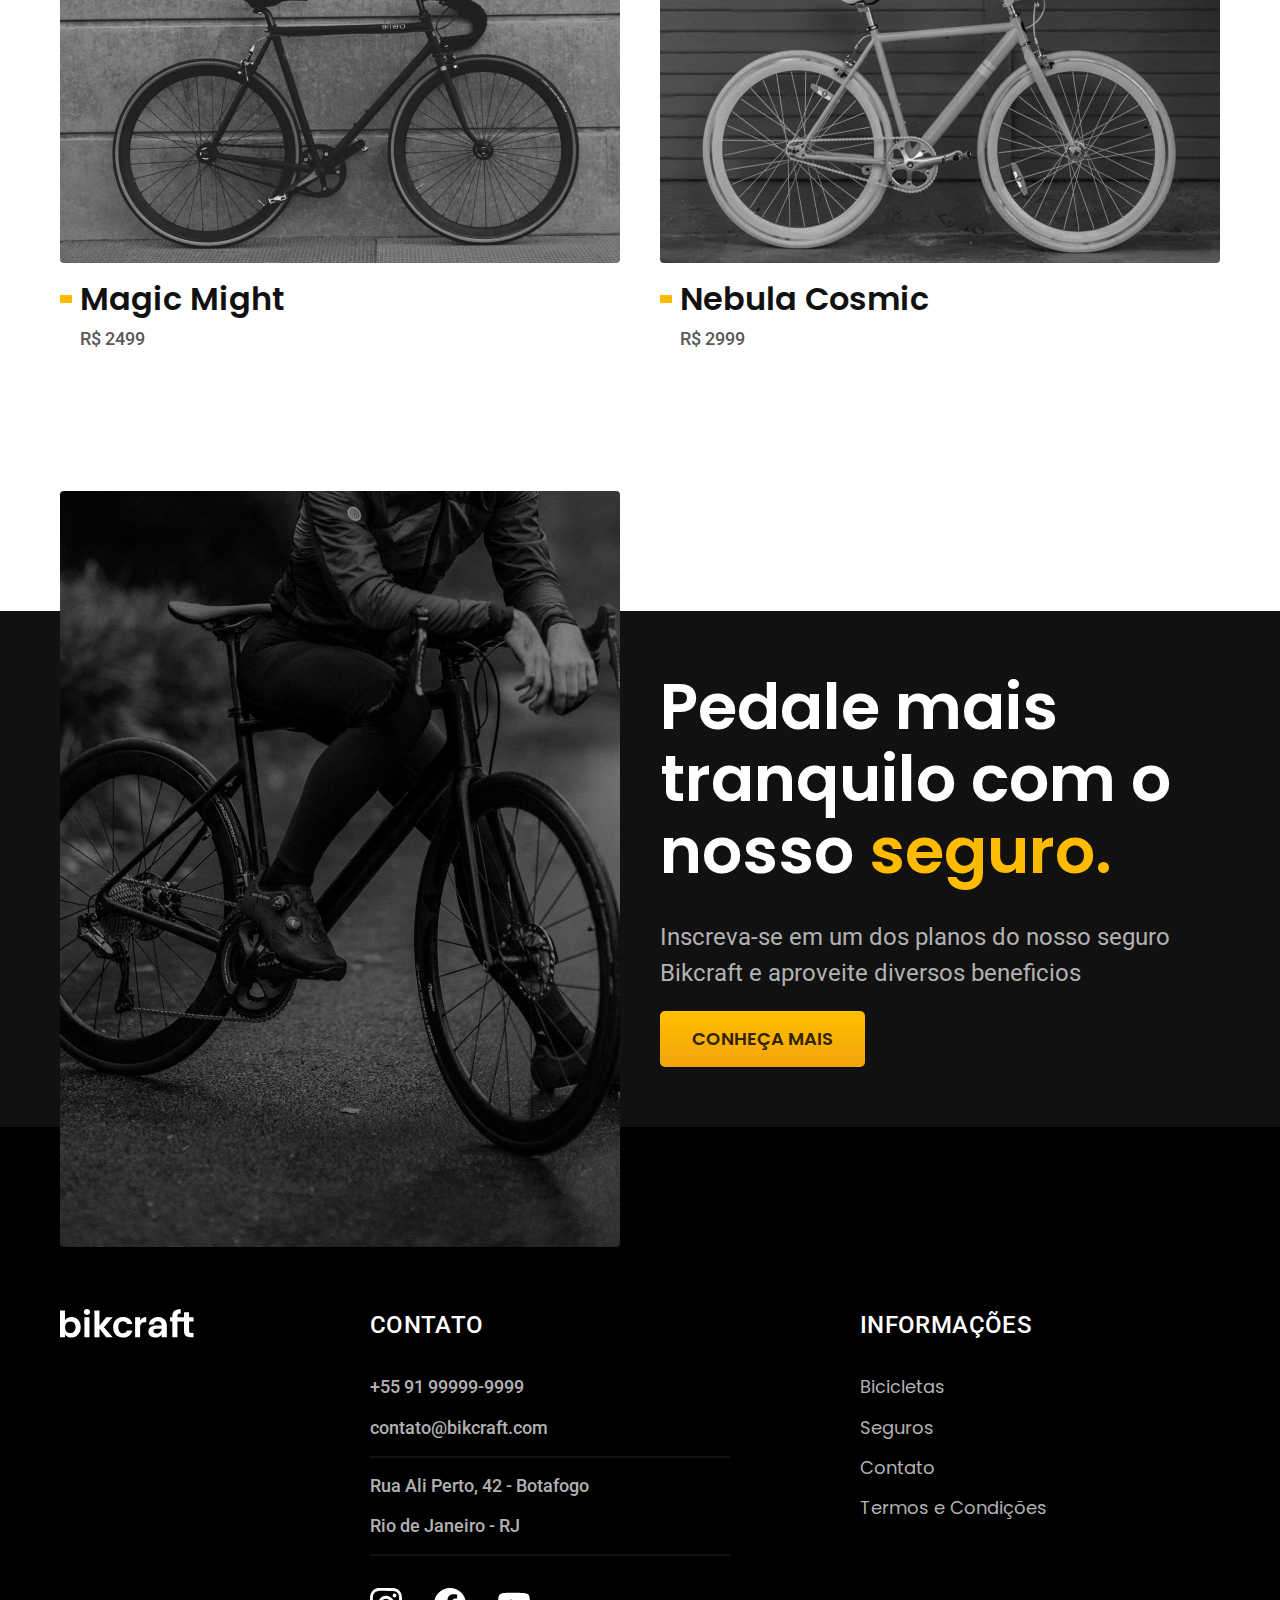
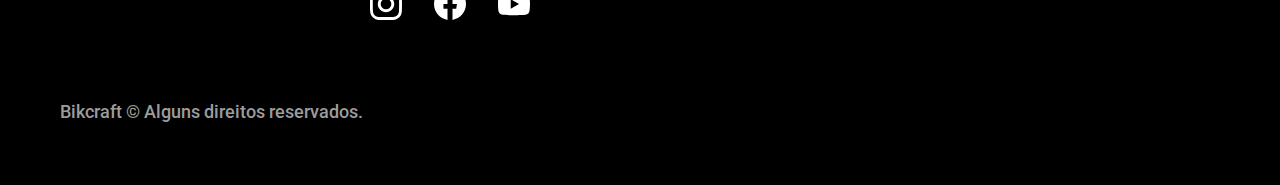
<file: bicicletas/nimbus.html>
<!DOCTYPE html>
<html lang="pt-br">

<head>
  <meta charset="UTF-8">
  <meta http-equiv="X-UA-Compatible" content="IE=edge">
  <meta name="viewport" content="width=device-width, initial-scale=1.0">
  <title>Nimbus Stark | Bikcraft</title>
  <meta name="description" content="Termos e Condições">
  <link rel="stylesheet" href="../css/style.min.css">
  <link rel="icon" href="../favicon.svg" type="image/svg+xml" />

  <link rel="preconnect" href="https://fonts.googleapis.com">
  <link rel="preconnect" href="https://fonts.gstatic.com" crossorigin>
  <link href="https://fonts.googleapis.com/css2?family=Poppins:wght@400;600&family=Roboto:wght@400;500&family=
  Merriweather:ital,wght@1,900&display=swap" rel="stylesheet">
  <script>document.documentElement.classList.add("js")</script>
</head>

<body id="bicicleta">
  <header class="header-bg">
    <div class="header container">
      <a href="../">
        <img src="../img/bikcraft.svg" alt="Bikcraft">
      </a>
      <nav id="nav" aria-label="primaria">
        <button id="btn-mobile" aria-label="Abrir Menu" aria-haspopup="true" aria-controls="menu" aria-expanded="false"><span id="hamb"></span></button>
        <ul id="menu" role="menu" class="header-menu font-1-m cor-00">
          <li><a href="../bicicletas.html">Bicicletas</a></li>
          <li><a href="../seguros.html">Seguros</a></li>
          <li><a href="../contato.html">Contato</a></li>
        </ul>
      </nav>
    </div>
  </header>

  <main class="titulo-bg">
    <div>
      <div class="titulo container">
        <p class="font-2-xl cor-05 fadeInLeft" data-anime="100">R$ 1999</p>
        <h1 class="font-1-xxl cor-00 fadeInLeft" data-anime="200">Nimbus Stark<span class="cor-p01">.</span></h1>
      </div>
    </div>
    <h2 class="bicicleta container">
      <div class="bicicleta-imagens">
        <img src="../img/bicicletas/bicicleta1.jpg" alt="" class="fadeInLeft" data-anime="300">
        <img src="../img/bicicletas/bicicleta2.jpg" alt="" class="fadeInUp" data-anime="300">
        <img src="../img/bicicletas/bicicleta3.jpg" alt="" class="fadeInUp" data-anime="300">
      </div>

      <div class="bicicleta-conteudo fadeInRight" data-anime="300">
        <p class="font-2-l cor-05">A Nimbus Stark é a melhor Bikcraft já criada pela nossa equipe. Ela vem equipada com os melhores acessórios, o que garante maior velocidade.</p>
        <div class="bicicleta-comprar">
          <a class="botao" href="../orcamento.html?tipo=bikcraft&produto=nimbus">Comprar Agora</a>
          <span class="font-1-xs cor-06"><img src="../img/icones/entrega.svg" alt=""> entrega em 5 dias</span>
          <span class="font-1-xs cor-06"><img src="../img/icones/estoque.svg" alt=""> 18 em estoque</span>
        </div>

        <h2 class="font-1-xs cor-00">Informações</h2>
        <ul class="bicicleta-informacoes">
          <li>
            <img src="../img/icones/eletrica.svg" alt="">
            <h3 class="font-1-m cor-00">Motor Elétrico</h3>
            <p class="font-2-xs cor-05">Permite você viajar distâncias inimaginaveis com a sua bike.</p>
          </li>
          <li>
            <img src="../img/icones/carbono.svg" alt="">
            <h3 class="font-1-m cor-00">Fibra de Carbono</h3>
            <p class="font-2-xs cor-05">Maior proteção possível para a sua Bikcraft com fibra de carbono.</p>
          </li>
          <li>
            <img src="../img/icones/velocidade.svg" alt="">
            <h3 class="font-1-m cor-00">40 km/h</h3>
            <p class="font-2-xs cor-05">A mais rápida bicicleta elétrica disponível hoje no mercado.</p>
          </li>
          <li>
            <img src="../img/icones/rastreador.svg" alt="">
            <h3 class="font-1-m cor-00">Rastreador</h3>
            <p class="font-2-xs cor-05">Rastreador e sistema anti-furto para garantir o seu sossego.</p>
          </li>
        </ul>
        <h2 class="font-1-xs cor-00">Ficha Técnica</h2>
        <ul class="bicicleta-ficha font-2-s cor-04">
          <li>Peso <span>9kg</span></li>
          <li>Altura <span>60cm</span></li>
          <li>Largura <span>120cm</span></li>
          <li>Profundidade <span>10cm</span></li>
          <li>Marchas <span>16</span></li>
          <li>Roda <span>29"</span></li>
        </ul>
      </div>
  </main>

  <article class="bicicletas-lista container">
    <h2 class="font-1-xxl">escolha a sua<span class="cor-p01">.</span></h2>

    <ul>
      <li>
        <a href="./magic.html">
          <img src="../img/bikes/magic.jpg" alt="Bicicleta Preta">
          <h3 class="font-1-xl">Magic Might</h3>
          <span class="font-2-m cor-08">R$ 2499</span>
        </a>
      </li>
      <li>
        <a href="./nebula.html">
          <img src="../img/bikes/nebula.jpg" alt="Bicicleta Preta">
          <h3 class="font-1-xl">Nebula Cosmic</h3>
          <span class="font-2-m cor-08">R$ 2999</span>
        </a>
      </li>
    </ul>
  </article>

  <article class="seguro-bg">
    <div class="seguro container">
      <div class="seguro-imagem">
        <img src="../img/fotos/seguros.jpg" alt="Pessoa parada em cima de uma bicicleta">
      </div>
      <div class="seguro-conteudo">
        <h2 class="font-1-xxl cor-00">
          Pedale mais tranquilo com o nosso <span class="cor-p01">seguro.</span></h2>
        <p class="font-2-l cor-05">Inscreva-se em um dos planos do nosso seguro Bikcraft e aproveite diversos beneficios</p>
        <a class="botao" href="../seguros.html">Conheça Mais</a>
      </div>
    </div>
  </article>

  <footer class="footer-bg">
    <div class="footer container">
      <img src="../img/bikcraft.svg" alt="Bikcraft">
      <div class="footer-contato">
        <h3 class="font-2-l-b cor-00">Contato</h3>
        <ul class="font-2-m cor-05">
          <li><a href="tel:+5591999999999">+55 91 99999-9999</a></li>
          <li><a href="mailto:contato@bikcraft.com">contato@bikcraft.com</a></li>
          <li>Rua Ali Perto, 42 - Botafogo</li>
          <li>Rio de Janeiro - RJ</li>
        </ul>
        <div class="footer-redes">
          <a href="../">
            <img src="../img/redes/instagram.svg" alt="">
          </a>
          <a href="../">
            <img src="../img/redes/facebook.svg" alt="">
          </a>
          <a href="../">
            <img src="../img/redes/youtube.svg" alt="">
          </a>
        </div>
      </div>
      <div class="footer-informacoes">
        <h3 class="font-2-l-b cor-00">Informações</h3>
        <nav>
          <ul class="font-1-m cor-05">
            <li><a href="../bicicletas.html">Bicicletas</a></li>
            <li><a href="../seguros.html">Seguros</a></li>
            <li><a href="../contato.html">Contato</a></li>
            <li><a href="../termos.html">Termos e Condições</a></li>
          </ul>
        </nav>
      </div>
      <p class="footer-copy font-2-m cor-06">Bikcraft © Alguns direitos reservados.</p>
    </div>
  </footer>
  <script src="../js/plugins/simple-anime.js"></script>
  <script src="../js/script.js"></script>
</body>

</html>
</file>
<file: css/style.min.css>
body{margin:0;color:#111;font-family:Arial,Helvetica,sans-serif}blockquote,dd,h1,h2,h3,h4,p,ul{margin:0}ul{padding:0;list-style:none}a{text-decoration:none;color:inherit}img{max-width:100%;height:auto;display:block}img[src$=".jpg"]{border-radius:4px}.font-1-xs{font:400 0.75rem/1.35 Poppins,sans-serif}.font-2-xs{font:400 0.875rem/1.43 Roboto,sans-serif}.font-1-s{font:400 1rem/1.5 Poppins,sans-serif}.font-2-s{font:400 1rem/1.5 Roboto,sans-serif}.font-1-m,.font-1-m-b{font:400 1.125rem/1.35 Poppins,sans-serif}.font-1-m-b{font-weight:600}.font-2-m{font:500 1.125rem/1.35 Roboto,sans-serif}.font-1-l{font:400 1.5rem/1.5 Poppins,sans-serif}.font-2-l,.font-2-l-b{font:400 1.5rem/1.5 Roboto,sans-serif}.font-2-l-b{font-weight:500;letter-spacing:.015em;text-transform:uppercase}.font-1-xl{font:600 2rem/1.25 Poppins,sans-serif}.font-2-xl{font:500 2rem/1.25 Roboto,sans-serif}.font-1-xxl{font:600 4rem/1.125 Poppins,sans-serif}@media (max-width:1200px){.font-1-xxl{font-size:3rem}.font-2-l,.font-2-l-b{font-size:1.125rem}}@media (max-width:800px){.font-1-xxl{font-size:2rem}.font-1-xl,.font-2-xl{font-size:1.5rem}}:root{--cor-00:#ffffff;--cor-01:#f7f7f7;--cor-02:#ededed;--cor-03:#dedede;--cor-04:#cccccc;--cor-05:#b2b2b2;--cor-06:#9c9c9c;--cor-07:#717171;--cor-08:#595959;--cor-09:#404040;--cor-10:#2e2e2e;--cor-11:#111111;--cor-12:#000000;--cor-p01:#ffbb00;--cor-p02:#e5a40b;--cor-p03:#a66f00;--cor-p04:#664400;--cor-p05:#332200}.cor-00{color:var(--cor-00)}.cor-01{color:var(--cor-01)}.cor-02{color:var(--cor-02)}.cor-03{color:var(--cor-03)}.cor-04{color:var(--cor-04)}.cor-05{color:var(--cor-05)}.cor-06{color:var(--cor-06)}.cor-07{color:var(--cor-07)}.cor-08{color:var(--cor-08)}.cor-09{color:var(--cor-09)}.cor-10{color:var(--cor-10)}.cor-11{color:var(--cor-11)}.cor-12{color:var(--cor-12)}.cor-p01{color:var(--cor-p01)}.cor-p02{color:var(--cor-p02)}.cor-p03{color:var(--cor-p03)}.cor-p04{color:var(--cor-p04)}.cor-p05{color:var(--cor-p05)}.header-bg{background-color:var(--cor-12)}.header{display:flex;flex-wrap:wrap;justify-content:space-between;align-items:center;gap:20px;padding-top:20px;padding-bottom:20px}.header-menu{display:flex;flex-wrap:wrap;gap:40px}.header-menu a{display:inline-block;padding:16px 0;position:relative}.header-menu a::after{content:"";display:block;height:2px;width:0;background-color:var(--cor-00);margin-top:4px;transition:.3s;position:absolute}.header-menu a.ativo::after,.header-menu a:hover::after{width:100%}#btn-mobile{display:none}@media (max-width:800px){.header-menu{gap:20px}.header-menu a{background-color:var(--cor-11);padding:12px 16px;border-radius:5px}.header-menu a:hover{background-color:var(--cor-10);transition:.3s}.header-menu a::after{display:none}}@media (max-width:600px){.header-menu{display:block;position:absolute;width:100%;top:70px;right:0;height:0;transition:.3s;z-index:1000;background-color:var(--cor-11);text-align:right;visibility:hidden;overflow-y:hidden}#nav.active .header-menu{height:calc(100vh - 70px);visibility:visible;overflow-y:auto}.header-menu a{padding:16px 20px;border-radius:0;border-bottom:2px solid var(--cor-12)}#btn-mobile{display:flex;padding:8px 16px;font-size:1rem;color:#f0f8ff;border:none;background:0 0;cursor:pointer}#hamb{border-top:2px solid;width:20px;color:var(--cor-p01)}#hamb::after,#hamb::before{content:"";display:block;background-color:currentColor;width:20px;height:2px;margin-top:5px;transition:.3s;position:relative}#nav.active #hamb{border-top-color:transparent}#nav.active #hamb::before{transform:rotate(135deg)}#nav.active #hamb::after{transform:rotate(-135deg);top:-7px}}.container{max-width:1200px;padding-left:20px;padding-right:20px;box-sizing:border-box;margin-left:auto;margin-right:auto}.botao{display:inline-block;padding:16px 32px;background:linear-gradient(#ffbf00,#f2a50c);border-radius:5px;box-shadow:0 1px 2px rgba(0,0,0,.1);text-transform:uppercase;color:var(--cor-p05);font:600 1.125rem/1.35 Poppins,sans-serif;max-width:max-content;border:none;cursor:pointer}.botao:hover{background:linear-gradient(#ffb60d,#e59317)}.botao.secundario{background:var(--cor-10);color:var(--cor-02)}.botao.secundario:hover{background:var(--cor-09)}.botao.seta{display:flex;align-items:center}.botao.seta::after{content:"";display:inline-block;width:16px;height:10px;margin-left:12px;background:url(../img/icones/seta.svg);transition:transform .2s}.botao.seta:hover::after{transform:translateX(4px)}@media (max-width:600px){.botao{padding:12px 16px;font-size:16px}}.link{display:inline-block;color:var(--cor-p01);font:500 1.5rem/1.5 Poppins,sans-serif;text-transform:uppercase}.link::after{content:"";display:block;width:100%;height:4px;background-color:currentColor}.link:hover{color:var(--cor-00)}.titulo-bg{padding-top:60px;padding-bottom:60px;background-color:var(--cor-11)}.titulo{background:url(../img/dec/top-right.svg) no-repeat top right 20px}.titulo p{margin-bottom:4px}@media (max-width:800px){.titulo-bg{padding-top:40px;padding-bottom:40px}.titulo p{font-size:1rem;text-transform:lowercase;font-weight:400}}.form{display:grid;grid-template-columns:1fr 1fr;gap:20px}.form label{display:block;font:400 1rem/1.5 Poppins,sans-serif;margin-bottom:4px}.form .col-2{grid-column:span 2}.form input[type=email],.form input[type=text],.form textarea{font:400 1rem/1.5 Roboto,sans-serif;background-color:var(--cor-01);border:1px solid var(--cor-02);padding:12px;border-radius:4px;width:100%;box-sizing:border-box}.form input[type=email]:focus,.form input[type=text]:focus,.form textarea:focus{outline:0;border-color:var(--cor-p01);background-color:var(--cor-00);box-shadow:0 0 0 2px #fea}@media (max-width:600px){.form{grid-template-columns:1fr}.form .col-2{grid-column:1}}.js .fadeInDown{transform:translate3d(0,-20px,0)}.js .fadeInUp{transform:translate3d(0,20px,0)}.js .fadeInRight{transform:translate3d(20px,0,0)}.js .fadeInLeft{transform:translate3d(-20px,0,0)}.js [data-anime]{opacity:0}.js .anime{opacity:1;transform:none;transition:transform .8s,opacity .8s}#orcamento{background:linear-gradient(var(--cor-11) 600px,var(--cor-01) 0)}.orcamento{display:grid;grid-template-columns:5fr 7fr;padding-bottom:120px}.orcamento h2{text-transform:uppercase;position:relative;display:flex;align-items:center}.orcamento h2::before{content:"";display:inline-block;width:4px;height:8px;background-color:var(--cor-p01);position:absolute;left:-12px}.orcamento-dados,.orcamento-produto{padding:60px;box-shadow:0 1px 2px rgba(0,0,0,.1)}.orcamento-produto{border-radius:5px 0 0 5px;display:grid;grid-template-columns:1fr 1fr;align-content:start;gap:20px;background:var(--cor-12) url(../img/dec/bottom-left.svg) no-repeat bottom 20px left 20px}.orcamento-produto label{font:400 1rem/1.5 Poppins,sans-serif;color:var(--cor-04);background-color:var(--cor-10);padding:12px 16px;border-radius:4px;cursor:pointer;display:grid;grid-template-columns:auto 1fr auto;align-items:center;border:1px solid var(--cor-10)}.orcamento-produto input:checked+label{background-color:var(--cor-00);color:var(--cor-11)}.orcamento-produto label::before{content:"";display:inline-block;box-sizing:border-box;width:12px;height:12px;border:1px solid var(--cor-06);border-radius:50%;margin-right:8px}.orcamento-produto input:checked+label::before{border-color:var(--cor-p02);box-shadow:inset 0 0 0 2px var(--cor-00),inset 0 0 0 6px var(--cor-p02)}.orcamento-produto label:hover{background-color:var(--cor-09);border-color:var(--cor-09)}.orcamento-produto input:focus+label{box-shadow:0 0 0 2px var(--cor-p01);border-color:var(--cor-12)}.orcamento-produto label span{display:none}.orcamento-produto input:checked+label span{display:inline-block}.orcamento-produto input{opacity:0;position:absolute;pointer-events:none}.orcamento-produto>*{grid-column:1/-1}.orcamento-produto>label{grid-column:initial}.orcamento-dados{border-radius:0 5px 5px 0;background:var(--cor-00) url(../img/dec/bottom-right.svg) no-repeat bottom 20px right 20px}.orcamento-conteudo{display:none}.orcamento-conteudo h2,.orcamento-dados h2:nth-of-type(n+2){margin-top:20px}#bikcraft:checked~#orcamento-bikcraft,#seguro:checked~#orcamento-seguro{display:grid;gap:20px}.orcamento-detalhes{display:none;background-color:var(--cor-00);padding:20px;grid-template-columns:1fr 1fr;border-radius:4px;align-items:center}.orcamento-detalhes li{display:flex;align-items:center;margin-bottom:8px}.orcamento-detalhes li img{width:16px;margin-right:8px}.orcamento-produto input:checked+label+.orcamento-detalhes{display:grid}@media (max-width:1200px){.orcamento-dados,.orcamento-produto{padding:32px}}@media (max-width:800px){.orcamento{grid-template-columns:1fr}.orcamento-produto{border-radius:5px 5px 0 0;background:var(--cor-12)}.orcamento-dados{border-radius:0 0 5px 5px}}@media (max-width:400px){.orcamento-produto{grid-template-columns:1fr}}.introducao-bg{background:var(--cor-12) url(../img/dec/bottom-left.svg) no-repeat bottom 160px left 40px;box-shadow:inset 0 -120px var(--cor-00)}.introducao{display:grid;grid-template-columns:1fr 1fr;gap:0 40px}.introducao-conteudo{align-self:end;padding-bottom:200px}.introducao img{height:100%;width:100%;object-fit:cover;border-radius:5px}.introducao h1{margin-bottom:32px}.introducao p{margin-bottom:20px}@media (max-width:1200px){.introducao-bg{background:var(--cor-12)}}@media (max-width:800px){.introducao-bg{background-color:var(--cor-12);padding-top:40px;box-shadow:inset 0 -60px var(--cor-00)}.introducao{grid-template-columns:1fr;gap:32px}.introducao-conteudo{padding-bottom:0}.introducao h1{margin-bottom:16px}.introducao img{height:300px;width:100%}}.tecnologia-bg{background-color:var(--cor-11);box-shadow:inset 0 80px var(--cor-00),inset 0 -80px var(--cor-00)}.tecnologia{display:grid;grid-template-columns:1fr 1fr;gap:40px}.tecnologia-imagem img{height:100%;width:100%;object-fit:cover;object-position:left}.tecnologia-conteudo{padding-top:160px;padding-bottom:160px}.tecnologia-conteudo>span{display:block;margin-bottom:20px}.tecnologia-conteudo h2{margin-bottom:32px}.tecnologia-conteudo>p{margin-bottom:20px}.tecnologia-conteudo a{margin-bottom:80px}.tecnologia-vantagens{display:flex;gap:40px}.tecnologia-vantagens h3{margin-bottom:8px;width:max-content}.tecnologia-vantagens img{width:24px;margin-bottom:8px}@media (max-width:800px){.tecnologia-bg{box-shadow:initial}.tecnologia{grid-template-columns:1fr}.tecnologia-conteudo{padding-top:60px;padding-bottom:60px}.tecnologia-imagem{display:none}.tecnologia a{margin-bottom:60px}}@media (max-width:600px){.tecnologia-vantagens{flex-direction:column}}.parceiros{padding-top:60px;padding-bottom:120px}.parceiros h2{margin-bottom:60px}.parceiros ul{padding:0 20px;max-width:1400px;display:grid;grid-template-columns:repeat(4,1fr);margin:0 auto}.parceiros li{display:flex;padding:32px;border-left:2px solid var(--cor-02)}.parceiros img{margin:auto}.parceiros li:first-child,.parceiros li:nth-child(5){border-left:none}.parceiros li:nth-child(n+5){border-top:2px solid var(--cor-02)}@media (max-width:800px){.parceiros{padding-bottom:60px}.parceiros li{padding:20px}.parceiros h2{margin-bottom:20px}.parceiros ul{grid-template-columns:repeat(2,1fr)}.parceiros li:nth-child(n+3){border-top:2px solid var(--cor-02)}.parceiros li:nth-child(odd){border-left:none}}.depoimento{display:grid;grid-template-columns:1fr 1fr;background-color:var(--cor-p01)}.depoimento img{width:100%;height:100%;object-fit:cover;border-radius:0;overflow:hidden}.depoimento-conteudo{padding:40px 40px 80px 80px;align-self:end;background:url(../img/dec/bottom-right-p.svg) no-repeat bottom 40px right 40px}.depoimento-conteudo p{font-family:Merriweather,serif;font-style:italic;font-weight:900;margin-bottom:32px;max-width:32ch;position:relative}.depoimento p::after,.depoimento p::before{font-size:5rem;color:var(--cor-p02);position:absolute}.depoimento p::before{content:"“";left:-50px;top:-20px}.depoimento p::after{content:"”"}@media (min-width:1200px){.depoimento img{max-height:520px}}@media (max-width:800px){.depoimento{grid-template-columns:1fr;text-align:center}.depoimento img{max-height:200px}.depoimento-conteudo{padding:40px 20px;margin:auto}}.footer-bg{background-color:var(--cor-12)}.footer{display:grid;grid-template-columns:3fr 5fr 4fr;gap:40px;padding-top:60px;padding-bottom:60px}.footer h3{margin-bottom:32px}.footer-contato ul{margin-bottom:32px}.footer-contato li:nth-child(even)::after{content:"";display:block;max-width:360px;height:2px;background-color:var(--cor-11);margin-top:16px}.footer li{margin-bottom:16px}.footer-redes{display:flex;gap:32px}.footer-copy{grid-column:1/-1;margin-top:40px}.footer a:hover{color:var(--cor-00)}@media (max-width:800px){.footer>img{display:none}.footer{grid-template-columns:1fr 1fr}}@media (max-width:600px){.footer{grid-template-columns:1fr;gap:60px}.footer-copy{margin-top:0}}.bicicletas-lista{padding-top:60px;padding-bottom:120px}.bicicletas-lista h2{margin-bottom:40px}.bicicletas-lista ul{display:flex;gap:40px;padding:0 20px 20px 20px;max-width:1400px;margin-left:auto;margin-right:auto;overflow-x:auto}#bicicleta .bicicletas-lista ul{padding:0 0 20px 0}.bicicletas-lista li{min-width:280px;flex:1}.bicicletas-lista a{display:block}.bicicletas-lista img{margin-bottom:16px}.bicicletas-lista h3{margin-bottom:8px;display:flex}.bicicletas-lista h3::before{content:"";display:inline-block;height:8px;width:12px;margin-right:8px;background-color:var(--cor-p01);align-self:center;transition:.3s}.bicicletas-lista a:hover h3::before{width:24px}.bicicletas-lista li span{padding-left:20px}@media (max-width:800px){.bicicletas-lista{padding-bottom:60px}.bicicletas-lista ul{gap:20px}}.seguros-bg{background-color:var(--cor-11)}.seguros{padding-top:60px;padding-bottom:60px;display:grid;grid-template-columns:1fr 1fr;gap:40px;align-items:center}#seguros .seguros{padding-top:0}.seguros h2{grid-column:1/-1}.seguros-item{background-color:var(--cor-12);padding:32px 32px 32px 60px;display:grid;grid-template-columns:1fr auto;border-radius:4px}.seguros-item h2{margin-bottom:40px}.seguros-item span{grid-column:2;display:block;text-align:right}.seguros-item ul{grid-column:1/-1;margin-bottom:32px}.seguros-item li+li{margin-top:20px}.seguros-item li{display:flex;align-items:center;position:relative}.seguros-item li::before{content:"";display:inline-block;width:13px;height:9px;background-image:url("../img/icones/lista.svg");position:absolute;left:-21px}.seguros-item a{grid-column:1/-1}@media (max-width:800px){.seguros{grid-template-columns:1fr}}.vantagens-bg{background-color:var(--cor-12)}.vantagens{padding-top:120px;padding-bottom:120px}.vantagens h2{margin-bottom:60px}.vantagens ul{display:grid;grid-template-columns:repeat(auto-fit,minmax(280px,max-content));gap:40px 80px}.vantagens h3,.vantagens img{margin-bottom:8px}@media (max-width:800px){.vantagens{padding-top:60px;padding-bottom:60px}.vantagens h2{margin-bottom:40px}.vantagens ul{gap:20px}}.perguntas{padding-top:120px;padding-bottom:120px}.perguntas h2{margin-bottom:60px}.perguntas dl>div{padding:20px;border-radius:4px}.perguntas dl>div:nth-child(odd){background-color:var(--cor-01)}.perguntas button{display:grid;grid-template-columns:auto 1fr auto;align-items:center;gap:8px;cursor:pointer;border:none;background:0 0;width:100%;text-align:left}.perguntas button::before{content:"";display:inline-block;width:12px;height:8px;background-color:var(--cor-p01)}.perguntas button::after{content:"";display:inline-block;width:14px;height:6px;background:url(../img/icones/seta-abrir.svg);transition:.2s}.perguntas button:hover::after,.perguntas button[aria-expanded=true]::after{transform:rotate(180deg)}.js .perguntas dd{display:none}.js .perguntas dd.ativa{display:block}.perguntas dd{padding-left:20px;padding-top:16px;max-width:80ch}@media (max-width:800px){.perguntas{padding-top:60px;padding-bottom:60px}.perguntas h2{margin-bottom:40px}}.termos{padding-top:80px;padding-bottom:80px}.termos h2{font-weight:600;margin-bottom:24px}.termos p+h2{margin-top:48px}.termos p{max-width:80ch;margin-bottom:20px}.bicicletas-bg{background:linear-gradient(to right,var(--cor-00) 30%,var(--cor-11) 0)}.bicicletas{display:grid;grid-template-columns:1fr 1fr;gap:40px;padding-top:60px;padding-bottom:60px;background:url(../img/dec/top-right.svg) no-repeat top 40px right 20px}.bicicletas-imagem{display:grid}.bicicletas-imagem img{grid-area:1/1}.bicicletas-imagem span{grid-area:1/1;place-self:start end;margin-top:20px;background-color:var(--cor-12);display:inline-block;padding:8px 16px 8px 8px;border-radius:4px 0 0 4px}.bicicletas-conteudo{display:grid;grid-template-columns:1fr auto;align-content:start}.bicicletas h2,.bicicletas p{grid-column:1/-1}.bicicletas h2{margin-bottom:20px}.bicicletas h2::before{content:"";display:block;width:12px;height:8px;background-color:var(--cor-p01);margin-bottom:8px}.bicicletas p{margin-bottom:32px}.bicicletas a{place-self:end}.bicicletas li{display:flex;align-items:center}.bicicletas ul{display:grid;gap:16px}.bicicletas-conteudo img{width:24px;margin-right:8px}@media (max-width:1000px){.bicicletas-bg{background:var(--cor-11)}}@media (max-width:800px){.bicicletas{grid-template-columns:1fr;gap:20px;padding-top:40px;padding-bottom:40px}}@media (max-width:600px){.bicicletas-conteudo{grid-template-columns:1fr}.bicicletas ul{font-size:1rem;grid-template-columns:1fr 1fr;margin-bottom:32px}.bicicletas a{place-self:start}}.bicicleta{display:grid;grid-template-columns:1fr 1fr;align-items:start;gap:40px;padding-top:60px;padding-bottom:60px}#bicicleta .titulo p{text-transform:uppercase}.bicicleta-imagens{display:flex;flex-wrap:wrap;gap:20px}.bicicleta-imagens img{flex:1;min-width:200px}.bicicleta-imagens img:first-child{min-width:100%}.bicicleta-conteudo>p{margin-bottom:32px}.bicicleta-comprar{display:grid;grid-template-columns:max-content auto;align-items:center;justify-items:start;gap:8px 12px;margin-bottom:40px}.bicicleta-comprar a{grid-row:span 2}.bicicleta-comprar span{display:flex;align-items:center;background-color:var(--cor-12);gap:8px;padding:4px 8px;border-radius:4px}.bicicleta-conteudo h2{text-transform:uppercase;letter-spacing:.015em;margin-bottom:12px}.bicicleta-ficha,.bicicleta-informacoes{padding:32px;background-color:var(--cor-12);border-radius:4px}.bicicleta-informacoes{margin-bottom:40px;display:grid;grid-template-columns:1fr 1fr;gap:32px}.bicicleta-informacoes img{width:24px;margin-bottom:8px}.bicicleta-informacoes h3{margin-bottom:8px}.bicicleta-ficha li{padding:4px 0;display:flex;justify-content:space-between;border-bottom:1px solid var(--cor-11)}.bicicleta-ficha li:last-child{border-bottom:none}.bicicleta-ficha span{color:var(--cor-06)}@media (max-width:800px){.bicicleta{grid-template-columns:1fr;padding-top:40px;padding-bottom:40px}.bicicleta-imagens{grid-row:2}}@media (max-width:400px){.bicicleta-informacoes{grid-template-columns:1fr}.bicicleta-comprar{grid-template-columns:1fr}}.seguro-bg{background-color:var(--cor-11);box-shadow:inset 0 120px var(--cor-00),inset 0 -120px var(--cor-12)}.seguro{display:grid;grid-template-columns:1fr 1fr;gap:40px}.seguro-imagem img{width:100%;height:100%;object-fit:cover}.seguro-conteudo{padding-top:180px;padding-bottom:180px}.seguro h2{margin-bottom:32px}.seguro p{margin-bottom:20px}@media (max-width:800px){.seguro-bg{box-shadow:inset 0 -60px var(--cor-12)}.seguro{grid-template-columns:1fr}.seguro-imagem{height:250px}.seguro-conteudo{grid-row:1;padding-top:40px;padding-bottom:0}}#contato{background:linear-gradient(var(--cor-11) 600px,var(--cor-01) 0)}.contato{display:grid;grid-template-columns:5fr 7fr}.contato-dados,.contato-formulario{padding:60px;box-shadow:0 1px 2px rgba(0,0,0,.1)}.contato-dados{border-radius:5px 0 0 5px;background:var(--cor-12) url(../img/dec/bottom-left.svg) no-repeat bottom 20px left 20px}.contato-formulario{border-radius:0 5px 5px 0;background:var(--cor-00) url(../img/dec/bottom-right.svg) no-repeat bottom 20px right 20px}.contato-dados h2{margin-bottom:60px}.contato-endereco{margin-bottom:32px;padding-left:28px;background:url(../img/icones/local.svg) no-repeat}.contato-endereco p{margin-bottom:8px}.contato-meios a{display:block;max-width:max-content;margin-bottom:8px;padding-left:28px}.contato-meios a:hover{color:var(--cor-00)}.contato-meios a:first-child{background:url(../img/icones/email.svg) no-repeat 0 2px}.contato-meios a:nth-child(2){margin-bottom:32px}.contato-meios a:nth-child(3){background:url(../img/icones/telefone.svg) no-repeat 0 2px;margin-bottom:60px}.contato-redes{display:flex;gap:32px;padding-left:28px}@media (max-width:800px){.contato{grid-template-columns:1fr}.contato-dados,.contato-formulario{padding:20px}.contato-dados{border-radius:5px 5px 0 0;background:var(--cor-12)}.contato-formulario{border-radius:0 0 5px 5px}.contato-dados h2,.contato-meios a:nth-child(3){margin-bottom:32px}.contato-redes{margin-bottom:12px}}.lojas{display:grid;grid-template-columns:1fr 1fr;gap:0 40px;padding-top:120px;padding-bottom:120px}.lojas h2{grid-column:1/-1;margin-bottom:60px}.lojas img{border-radius:4px 4px 0 0}.lojas-item{border-radius:4px;background-color:var(--cor-00);box-shadow:0 1px 2px rgba(0,0,0,.1)}.lojas-conteudo{display:grid;grid-template-columns:1fr 1fr;gap:32px 16px;padding:32px}.lojas-conteudo h3,.lojas-tempo{grid-column:1/-1}.lojas-dados{display:grid;gap:8px;border-left:2px solid var(--cor-02);padding-left:12px}.lojas-tempo{display:flex;align-items:center;gap:8px}@media (max-width:800px){.lojas{gap:20px;padding-bottom:60px;padding-bottom:60px}.lojas h2{margin-bottom:32px}.lojas-conteudo{grid-template-columns:1fr}}@media (max-width:600px){.lojas{grid-template-columns:1fr}}
</file>
